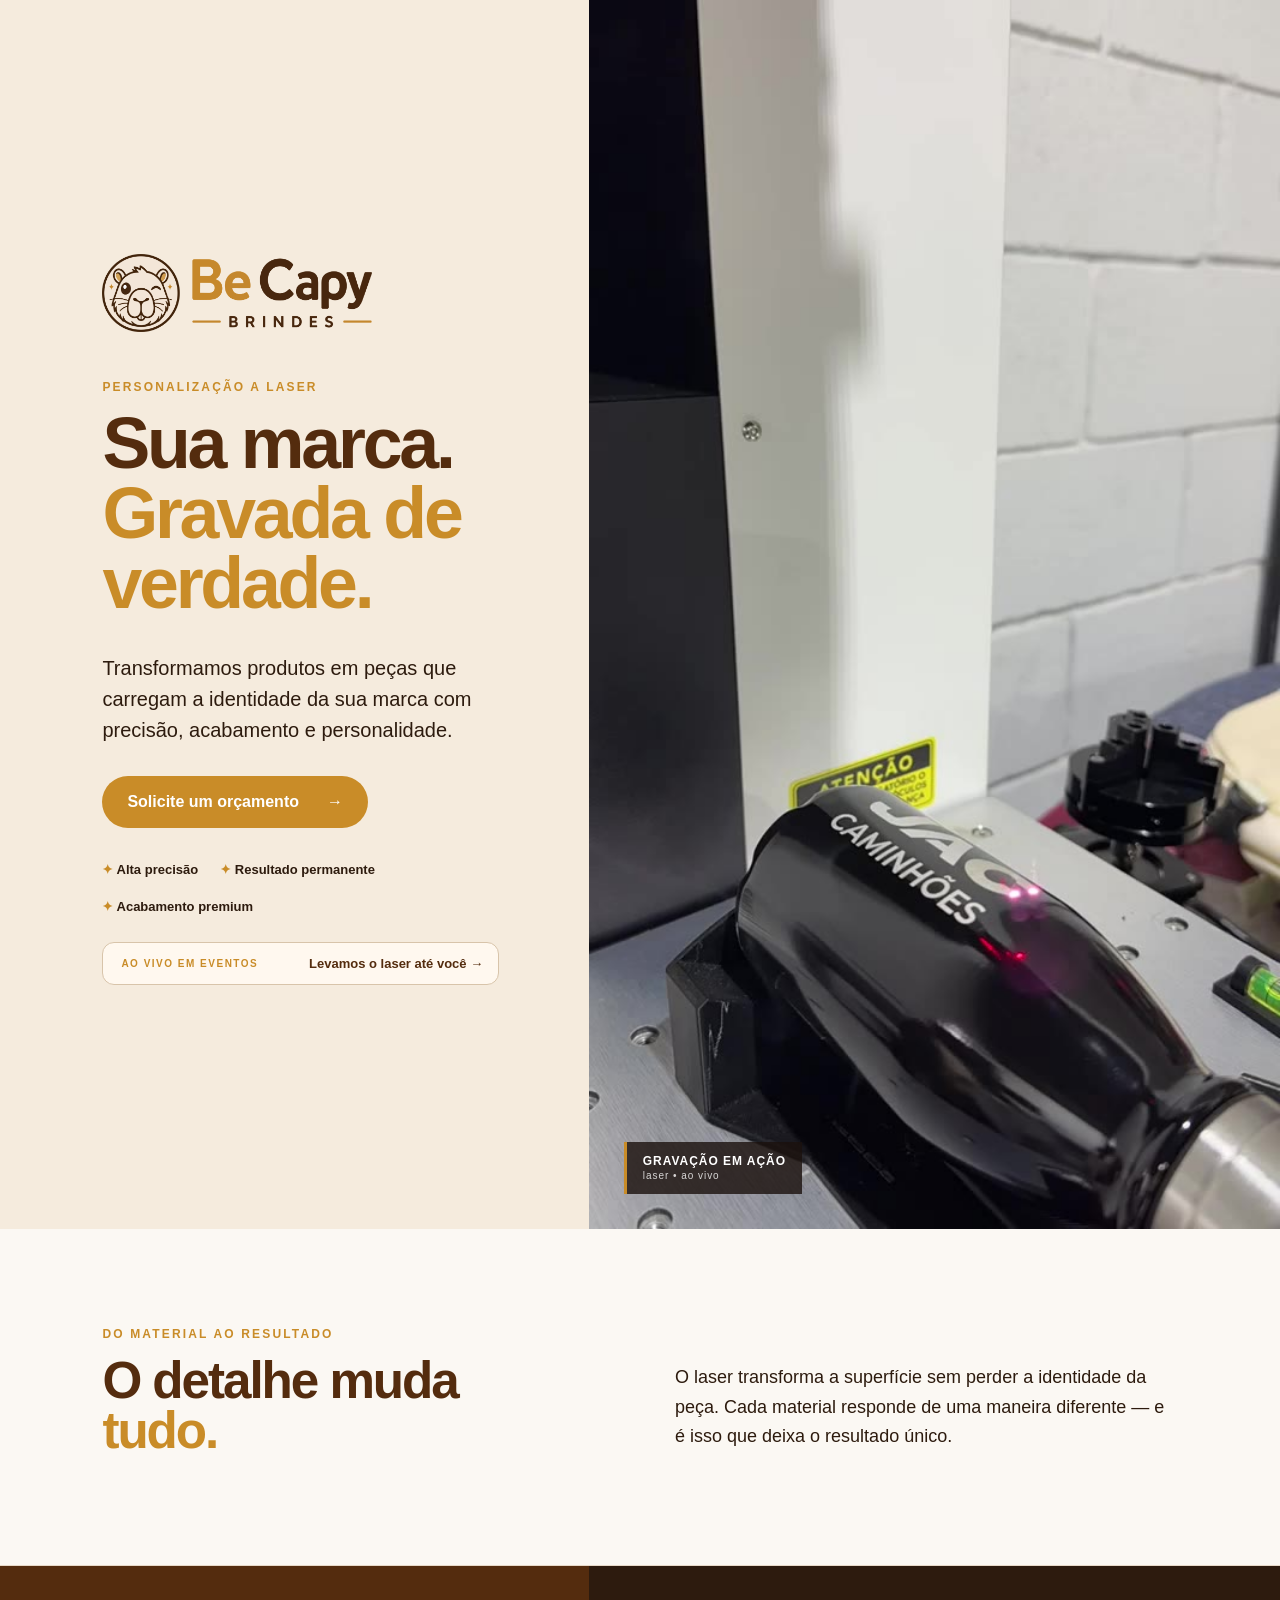
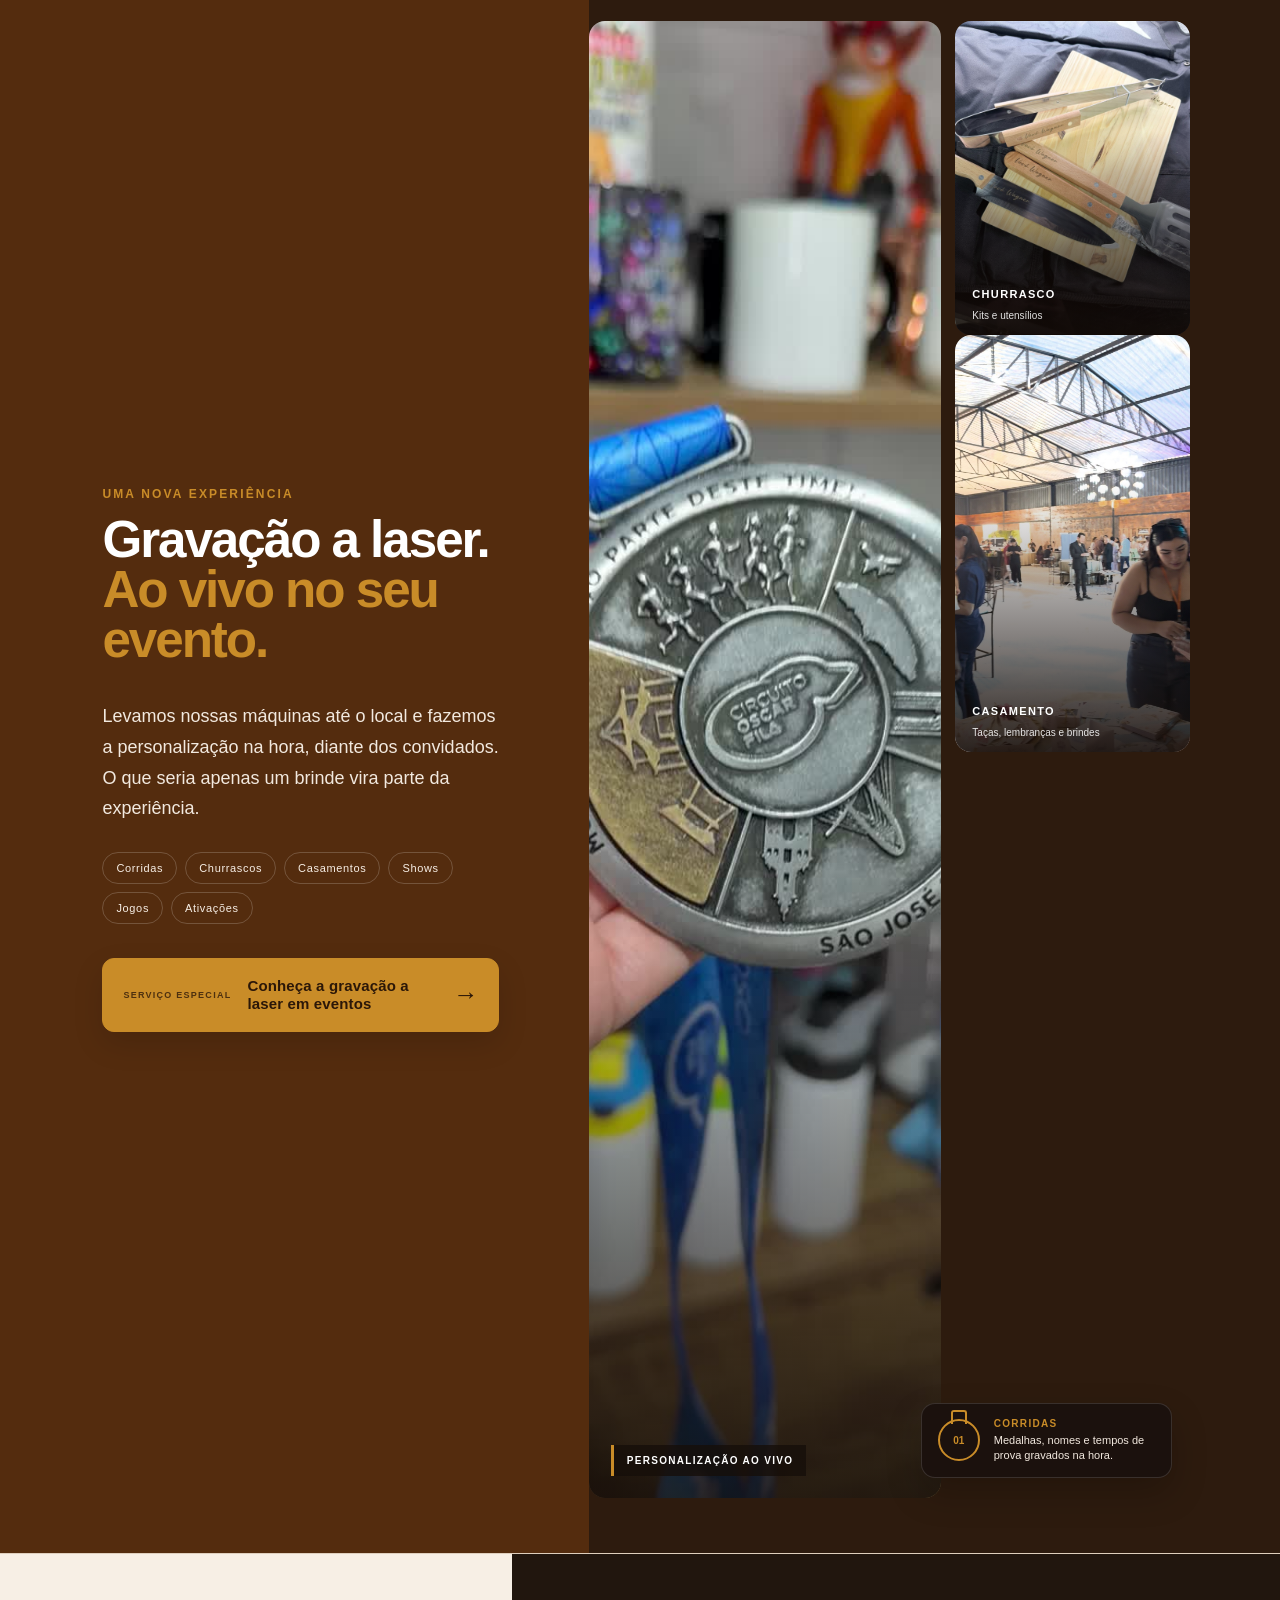
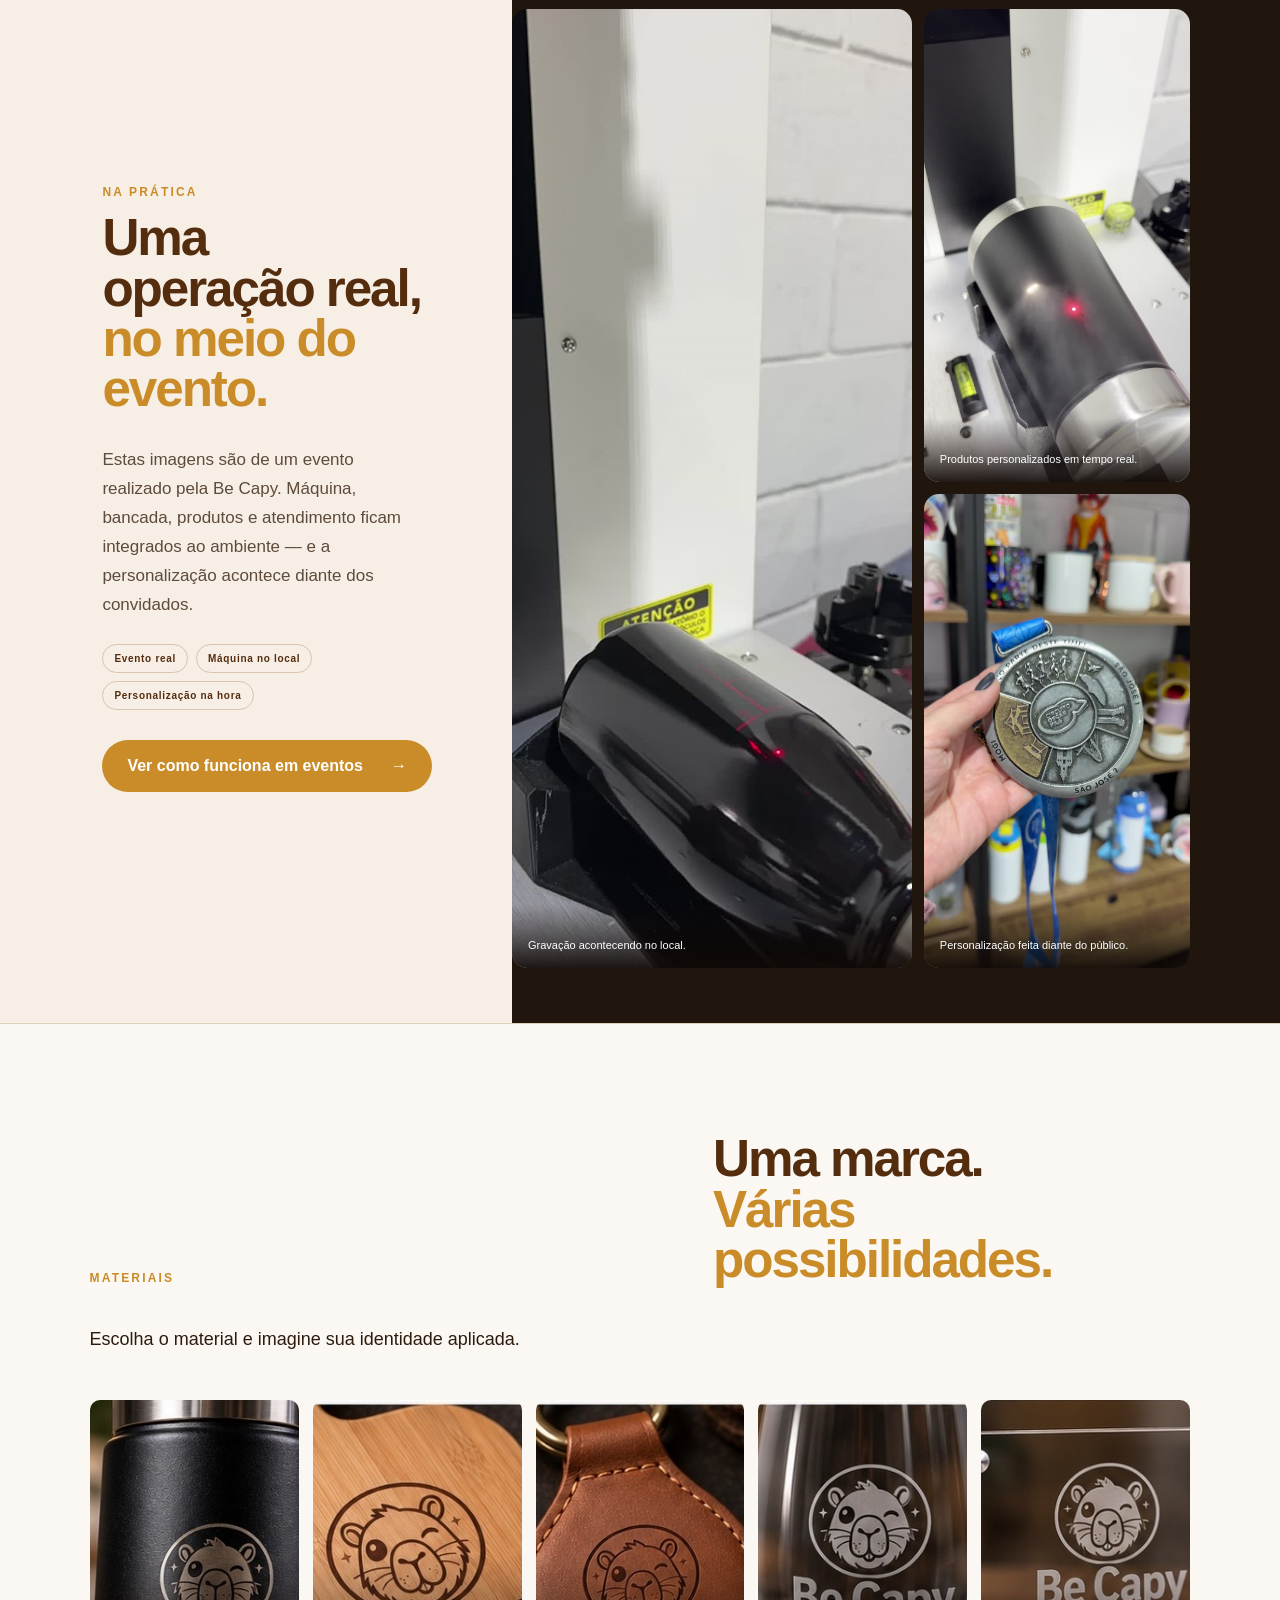
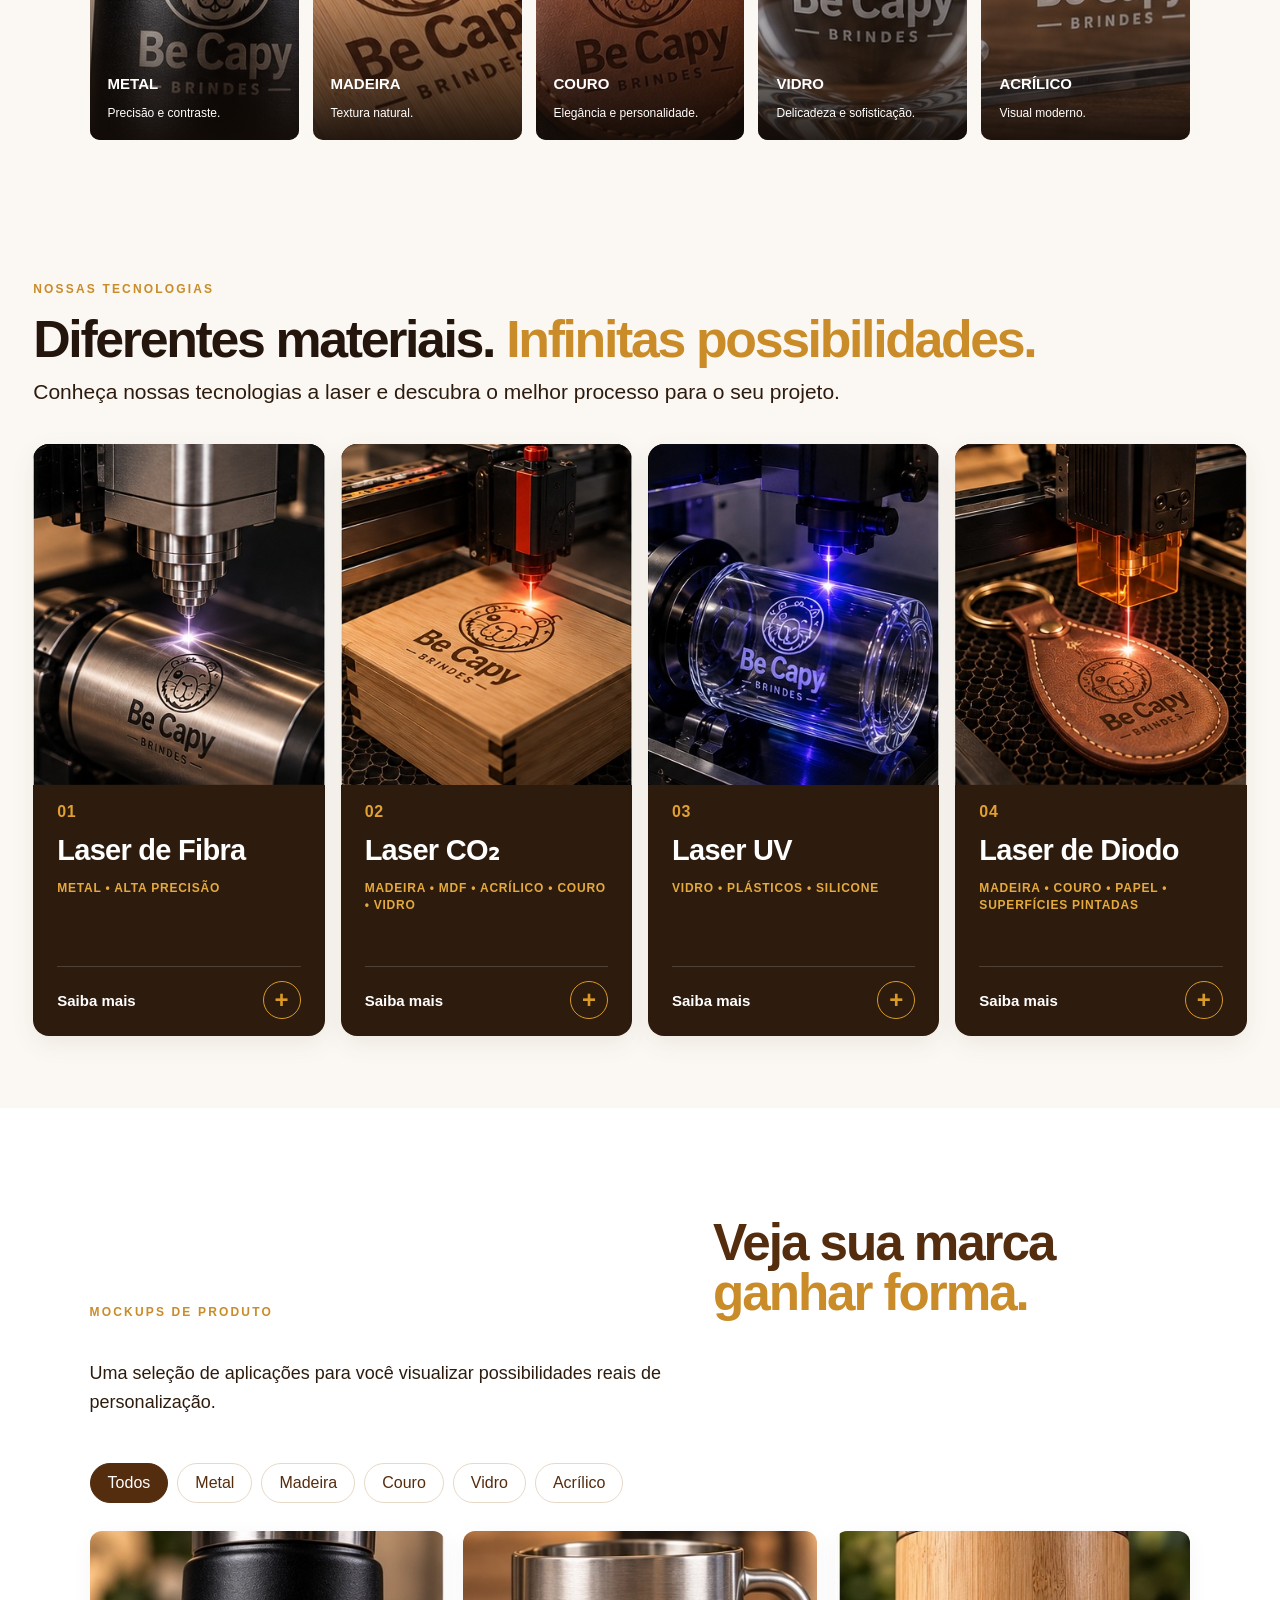
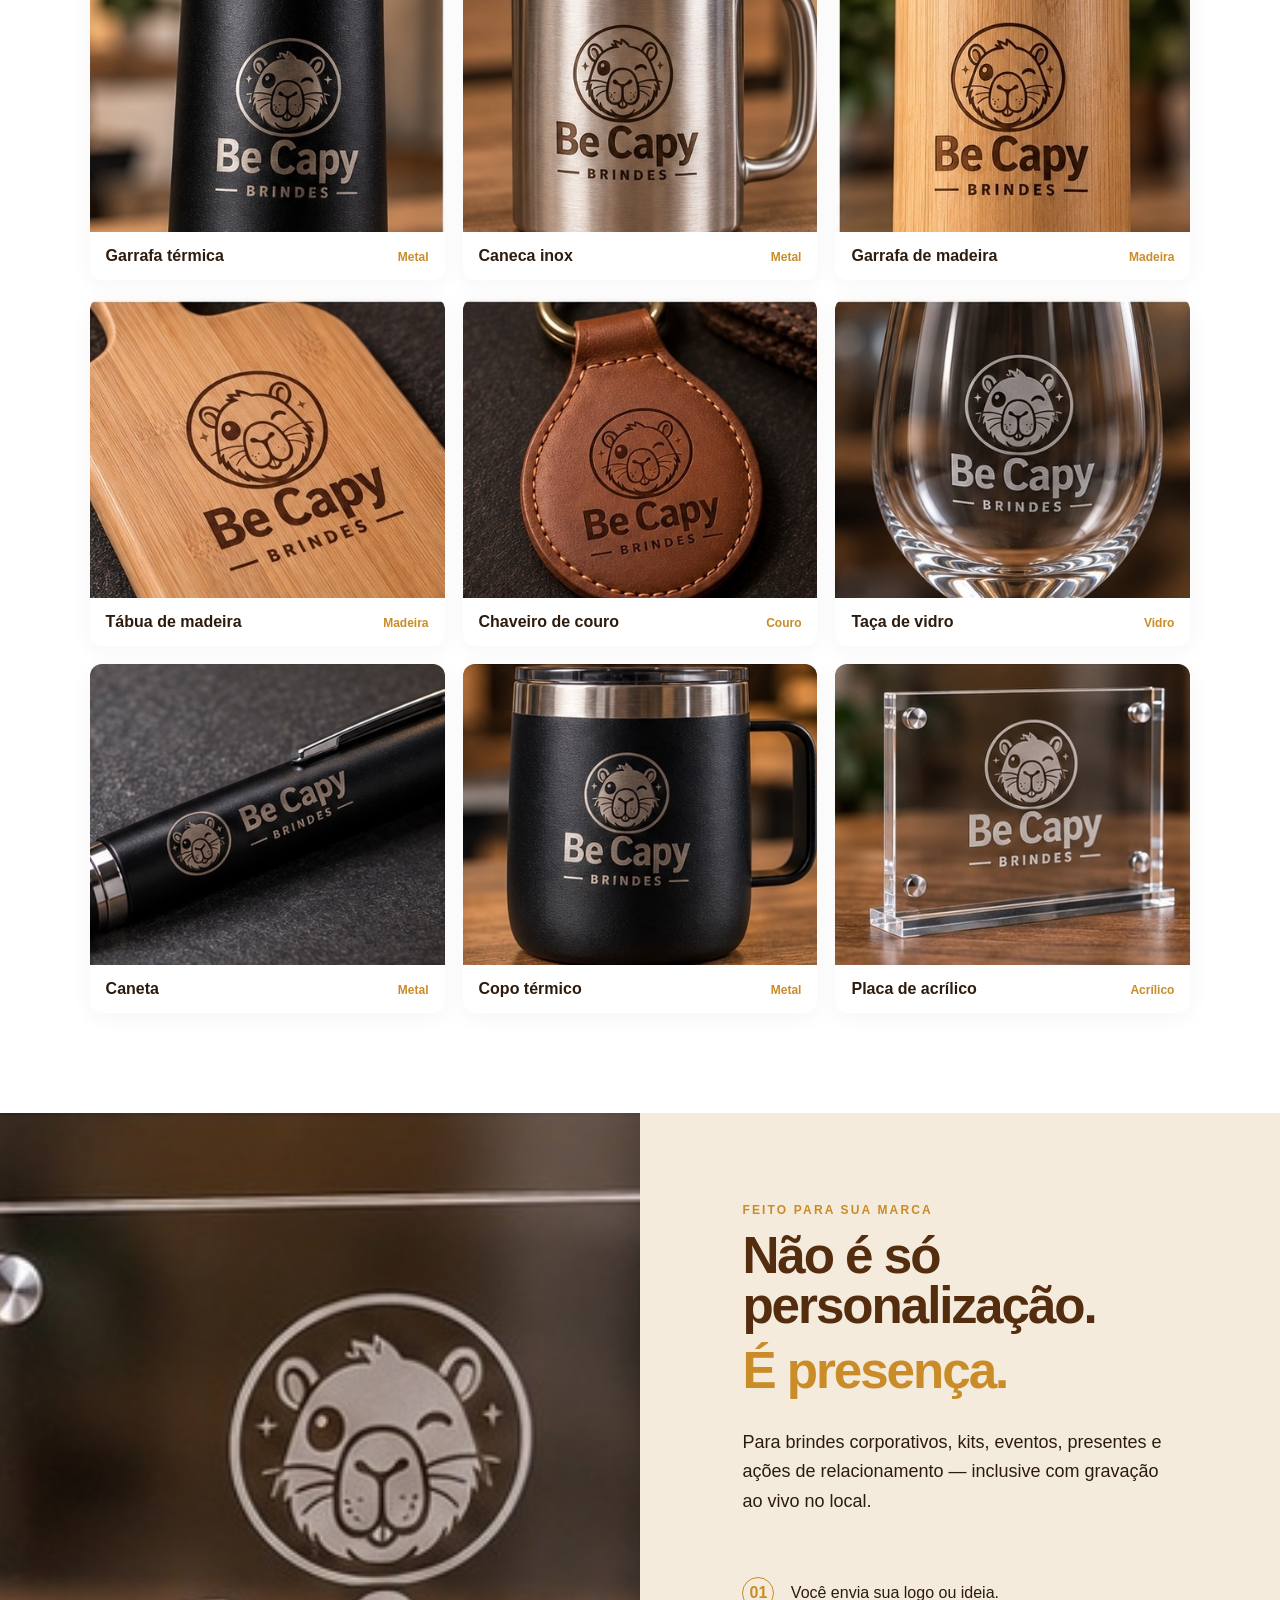
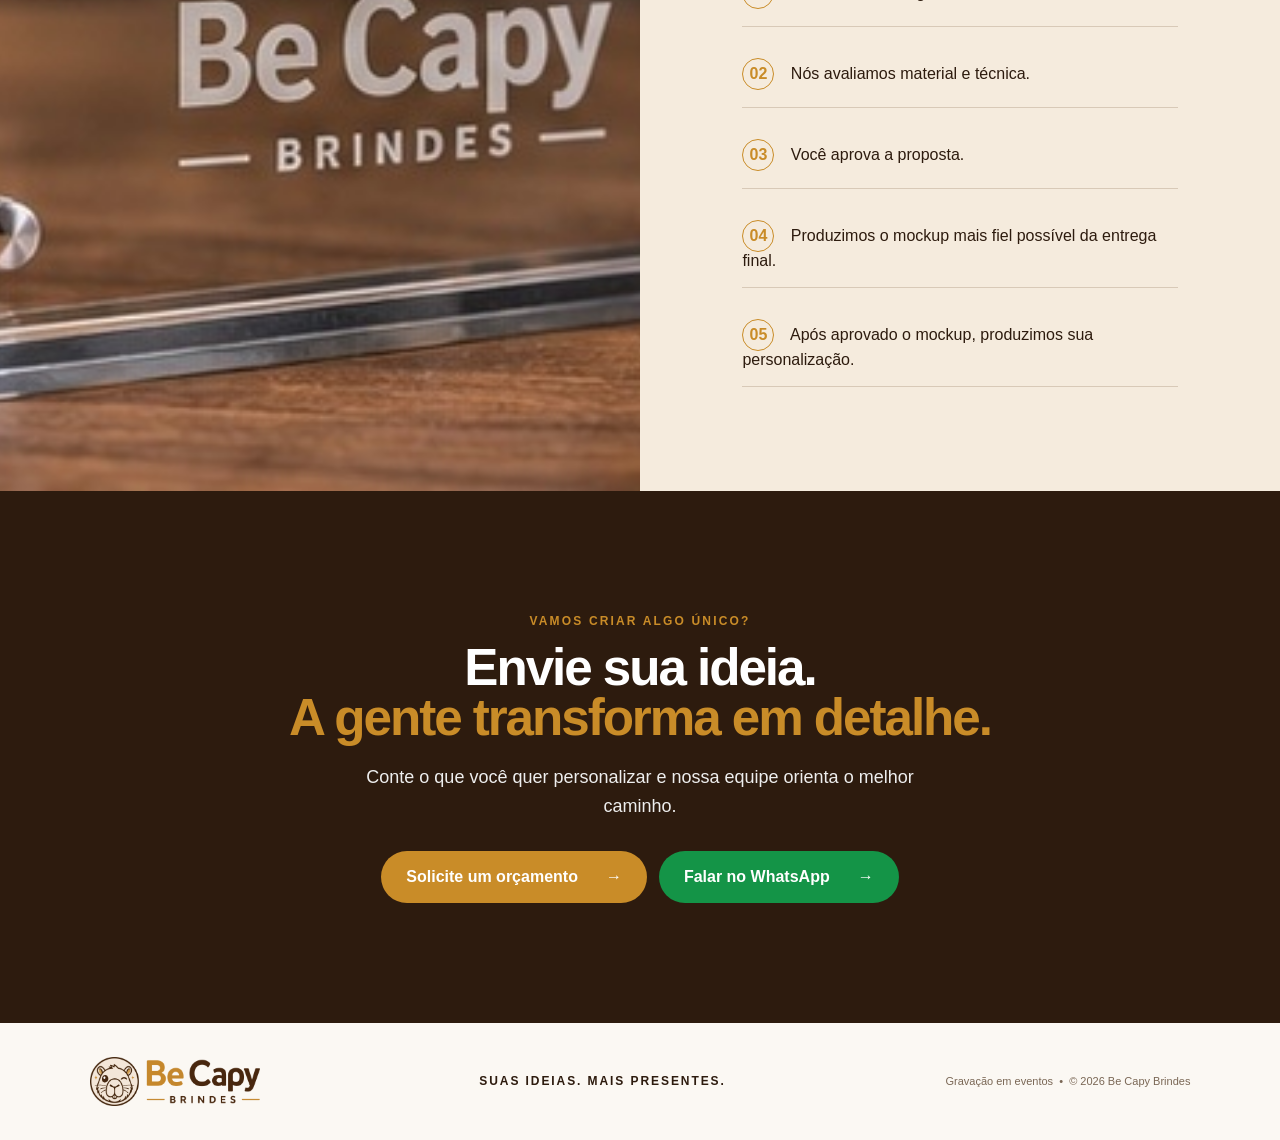
<file: index.html>
<!doctype html>
<html lang="pt-BR">
<head>
  <meta charset="utf-8">
  <meta name="viewport" content="width=device-width, initial-scale=1">
  <title>Gravação a Laser | Be Capy Brindes</title>
  <meta name="description" content="Gravação a laser em metal, madeira, couro, vidro e acrílico para brindes personalizados. Tecnologia de fibra, CO₂, UV e diodo para marcas, presentes e projetos especiais.">
  <meta name="theme-color" content="#542C0E">
  <meta property="og:title" content="Gravação a Laser | Be Capy Brindes">
  <meta property="og:description" content="Gravação a laser em diferentes materiais e tecnologias para brindes e projetos personalizados.">
  <meta property="og:type" content="website">
  <meta name="robots" content="index,follow,max-image-preview:large">
  <link rel="canonical" href="https://laser.becapybrindes.com.br/">
  <meta property="og:url" content="https://laser.becapybrindes.com.br/">
  <meta property="og:image" content="https://laser.becapybrindes.com.br/assets/produtos/garrafa-termica.jpg">
  <meta property="og:locale" content="pt_BR">
  <meta name="twitter:card" content="summary_large_image">
  <meta name="twitter:title" content="Gravação a Laser | Be Capy Brindes">
  <meta name="twitter:description" content="Gravação a laser em diferentes materiais e tecnologias para brindes e projetos personalizados.">
  <meta name="twitter:image" content="https://laser.becapybrindes.com.br/assets/produtos/garrafa-termica.jpg">
  <script type="application/ld+json">
  {
    "@context":"https://schema.org",
    "@type":"Service",
    "name":"Gravação a Laser",
    "serviceType":"Gravação a laser em brindes e produtos personalizados",
    "description":"Serviço de gravação a laser em metal, madeira, couro, vidro, acrílico e outros materiais compatíveis, com diferentes tecnologias de laser.",
    "url":"https://laser.becapybrindes.com.br/",
    "provider":{
      "@type":"Organization",
      "name":"Be Capy Brindes",
      "url":"https://becapybrindes.com.br/",
      "logo":"https://laser.becapybrindes.com.br/assets/logo-becapy.png"
    },
    "areaServed":[{"@type":"City","name":"Mogi das Cruzes"},{"@type":"AdministrativeArea","name":"Alto Tietê"}]
  }
  </script>
  <link rel="icon" href="assets/favicon.png">
  <link rel="stylesheet" href="styles.css">
</head>
<body>
  <div class="progress"></div>

  <main>
    <section class="hero">
      <div class="hero-copy reveal">
        <a href="https://becapybrindes.com.br/" aria-label="Be Capy Brindes — página inicial"><img class="brand-logo" src="assets/logo-becapy.png" alt="Be Capy Brindes"></a>
        <span class="eyebrow">PERSONALIZAÇÃO A LASER</span>
        <h1>Sua marca.<br><em>Gravada de verdade.</em></h1>
        <p class="lead">Transformamos produtos em peças que carregam a identidade da sua marca com precisão, acabamento e personalidade.</p>
        <a class="btn btn-primary" href="https://becapybrindes.com.br/contato" target="_blank" rel="noopener">Solicite um orçamento <span>→</span></a>
        <div class="hero-points">
          <span>✦ Alta precisão</span>
          <span>✦ Resultado permanente</span>
          <span>✦ Acabamento premium</span>
        </div>
        <a class="event-teaser" href="#eventos"><span>AO VIVO EM EVENTOS</span><b>Levamos o laser até você →</b></a>
      </div>
      <div class="hero-image reveal">
        <video class="hero-video" autoplay muted loop playsinline preload="metadata" poster="assets/eventos/outras-possibilidades-poster.jpg" aria-label="Gravação a laser acontecendo em uma peça">
          <source src="assets/eventos/outras-possibilidades.mp4" type="video/mp4">
        </video>
        <div class="image-tag">GRAVAÇÃO EM AÇÃO<br><small>laser • ao vivo</small></div>
      </div>
    </section>

    <section class="intro reveal">
      <div>
        <span class="eyebrow">DO MATERIAL AO RESULTADO</span>
        <h2>O detalhe muda<br><em>tudo.</em></h2>
      </div>
      <p>O laser transforma a superfície sem perder a identidade da peça. Cada material responde de uma maneira diferente — e é isso que deixa o resultado único.</p>
    </section>

    <section class="events" id="eventos">
      <div class="events-copy reveal">
        <span class="eyebrow">UMA NOVA EXPERIÊNCIA</span>
        <h2>Gravação a laser.<br><em>Ao vivo no seu evento.</em></h2>
        <p>Levamos nossas máquinas até o local e fazemos a personalização na hora, diante dos convidados. O que seria apenas um brinde vira parte da experiência.</p>
        <div class="event-pills">
          <span>Corridas</span><span>Churrascos</span><span>Casamentos</span><span>Shows</span><span>Jogos</span><span>Ativações</span>
        </div>
        <a class="event-cta" href="/eventos/"><span class="event-cta-kicker">SERVIÇO ESPECIAL</span><strong>Conheça a gravação a laser em eventos</strong><span class="event-cta-arrow">→</span></a>
      </div>
      <div class="events-showcase reveal">
        <div class="event-photo event-photo-main">
          <video autoplay muted loop playsinline preload="metadata" poster="assets/eventos/corrida-medalha-poster.jpg" aria-label="Gravação de medalha de corrida">
            <source src="assets/eventos/corrida-medalha-ao-vivo.mp4" type="video/mp4">
          </video>
          <span>PERSONALIZAÇÃO AO VIVO</span>
        </div>
        <div class="event-mini-grid">
          <div class="event-mini">
            <video autoplay muted loop playsinline preload="metadata" poster="assets/eventos/churrasco-kit.jpg" aria-label="Gravação a laser em produto para churrasco">
              <source src="assets/eventos/outras-possibilidades.mp4" type="video/mp4">
            </video>
            <b>CHURRASCO</b><small>Kits e utensílios</small>
          </div>
          <div class="event-mini">
            <video autoplay muted loop playsinline preload="metadata" poster="assets/eventos/wedding-event.jpg" aria-label="Gravação a laser em casamento">
              <source src="assets/eventos/casamento-ao-vivo.mp4" type="video/mp4">
            </video>
            <b>CASAMENTO</b><small>Taças, lembranças e brindes</small>
          </div>
        </div>
        <div class="event-runner">
          <div class="medal-icon"><span>01</span></div>
          <div><b>CORRIDAS</b><small>Medalhas, nomes e tempos de prova gravados na hora.</small></div>
        </div>
      </div>
    </section>

    <section class="real-event reveal">
      <div class="real-event-copy">
        <span class="eyebrow">NA PRÁTICA</span>
        <h2>Uma operação real,<br><em>no meio do evento.</em></h2>
        <p>Estas imagens são de um evento realizado pela Be Capy. Máquina, bancada, produtos e atendimento ficam integrados ao ambiente — e a personalização acontece diante dos convidados.</p>
        <div class="real-event-tags"><span>Evento real</span><span>Máquina no local</span><span>Personalização na hora</span></div>
        <a class="btn btn-primary" href="/eventos/">Ver como funciona em eventos <span>→</span></a>
      </div>
      <div class="real-event-gallery">
        <figure><video autoplay muted loop playsinline preload="metadata" poster="assets/eventos/corporativo-gravacao-poster.jpg" aria-label="Laser trabalhando em produto"><source src="assets/eventos/corporativo-gravacao.mp4" type="video/mp4"></video><figcaption>Gravação acontecendo no local.</figcaption></figure>
        <figure><video autoplay muted loop playsinline preload="metadata" poster="assets/eventos/corporativo-ativacao-poster.jpg" aria-label="Ativação com gravação a laser"><source src="assets/eventos/corporativo-ativacao.mp4" type="video/mp4"></video><figcaption>Produtos personalizados em tempo real.</figcaption></figure>
        <figure><video autoplay muted loop playsinline preload="metadata" poster="assets/eventos/corrida-medalha-poster.jpg" aria-label="Gravação de medalha de corrida"><source src="assets/eventos/corrida-medalha.mp4" type="video/mp4"></video><figcaption>Personalização feita diante do público.</figcaption></figure>
      </div>
    </section>

    <section class="materials">
      <div class="section-head reveal">
        <span class="eyebrow">MATERIAIS</span>
        <h2>Uma marca.<br><em>Várias possibilidades.</em></h2>
        <p>Escolha o material e imagine sua identidade aplicada.</p>
      </div>
      <div class="material-grid">
        <button class="material-card reveal" data-filter="Metal">
          <img src="assets/produtos/garrafa-termica.jpg" alt="Gravação a laser em metal">
          <span>METAL</span><small>Precisão e contraste.</small>
        </button>
        <button class="material-card reveal" data-filter="Madeira">
          <img src="assets/produtos/tabua-madeira.jpg" alt="Gravação a laser em madeira">
          <span>MADEIRA</span><small>Textura natural.</small>
        </button>
        <button class="material-card reveal" data-filter="Couro">
          <img src="assets/produtos/chaveiro-couro.jpg" alt="Gravação a laser em couro">
          <span>COURO</span><small>Elegância e personalidade.</small>
        </button>
        <button class="material-card reveal" data-filter="Vidro">
          <img src="assets/produtos/taca-vidro.jpg" alt="Gravação a laser em vidro">
          <span>VIDRO</span><small>Delicadeza e sofisticação.</small>
        </button>
        <button class="material-card reveal" data-filter="Acrílico">
          <img src="assets/produtos/placa-acrilico.jpg" alt="Gravação a laser em acrílico">
          <span>ACRÍLICO</span><small>Visual moderno.</small>
        </button>
      </div>
    </section>

    <section class="technologies">
      <div class="tech-head reveal">
        <span class="eyebrow">NOSSAS TECNOLOGIAS</span>
        <h2>Diferentes materiais. <em>Infinitas possibilidades.</em></h2>
        <p>Conheça nossas tecnologias a laser e descubra o melhor processo para o seu projeto.</p>
      </div>
      <div class="tech-grid">
        <article class="tech-card reveal">
          <div class="tech-photo"><img src="assets/tecnologias/preview-1.jpg" alt="Laser de fibra gravando uma garrafa de aço inox"><span class="tech-photo-glow"></span></div>
          <div class="tech-content">
            <div class="tech-number">01</div>
            <h3>Laser de Fibra</h3>
            <span class="tech-tags">METAL • ALTA PRECISÃO</span>
            <p>Alta precisão e velocidade para metais como aço inox, alumínio e latão, além de materiais compatíveis. É uma tecnologia muito utilizada em aplicações industriais e produtos personalizados.</p>
            <button class="tech-more" type="button" aria-expanded="false">Saiba mais <b>+</b></button>
          </div>
        </article>
        <article class="tech-card reveal">
          <div class="tech-photo"><img src="assets/tecnologias/preview-2.jpg" alt="Laser CO₂ gravando uma caixa de madeira"><span class="tech-photo-glow"></span></div>
          <div class="tech-content">
            <div class="tech-number">02</div>
            <h3>Laser CO₂</h3>
            <span class="tech-tags">MADEIRA • MDF • ACRÍLICO • COURO • VIDRO</span>
            <p>Excelente para materiais não metálicos e orgânicos, como madeira, MDF, acrílico, couro, papel, vidro e tecidos. Uma escolha versátil para diferentes tipos de brindes.</p>
            <button class="tech-more" type="button" aria-expanded="false">Saiba mais <b>+</b></button>
          </div>
        </article>
        <article class="tech-card reveal">
          <div class="tech-photo"><img src="assets/tecnologias/preview-3.jpg" alt="Laser UV gravando um copo de vidro"><span class="tech-photo-glow"></span></div>
          <div class="tech-content">
            <div class="tech-number">03</div>
            <h3>Laser UV</h3>
            <span class="tech-tags">VIDRO • PLÁSTICOS • SILICONE</span>
            <p>Trabalha com baixa geração de calor e ação fotoquímica, sendo indicado para materiais mais sensíveis, como determinados plásticos, vidro, silicone e superfícies que exigem acabamento delicado.</p>
            <button class="tech-more" type="button" aria-expanded="false">Saiba mais <b>+</b></button>
          </div>
        </article>
        <article class="tech-card reveal">
          <div class="tech-photo"><img src="assets/tecnologias/preview-4.jpg" alt="Laser de diodo gravando um chaveiro de couro"><span class="tech-photo-glow"></span></div>
          <div class="tech-content">
            <div class="tech-number">04</div>
            <h3>Laser de Diodo</h3>
            <span class="tech-tags">MADEIRA • COURO • PAPEL • SUPERFÍCIES PINTADAS</span>
            <p>Uma tecnologia compacta e versátil para gravação e corte em materiais como madeiras finas, couro, papel e superfícies pintadas ou anodizadas compatíveis.</p>
            <button class="tech-more" type="button" aria-expanded="false">Saiba mais <b>+</b></button>
          </div>
        </article>
      </div>
    </section>

    <section class="products" id="produtos">
      <div class="section-head reveal">
        <span class="eyebrow">MOCKUPS DE PRODUTO</span>
        <h2>Veja sua marca<br><em>ganhar forma.</em></h2>
        <p>Uma seleção de aplicações para você visualizar possibilidades reais de personalização.</p>
      </div>
      <div class="filter-row reveal">
        <button class="filter active" data-filter="Todos">Todos</button>
        <button class="filter" data-filter="Metal">Metal</button>
        <button class="filter" data-filter="Madeira">Madeira</button>
        <button class="filter" data-filter="Couro">Couro</button>
        <button class="filter" data-filter="Vidro">Vidro</button>
        <button class="filter" data-filter="Acrílico">Acrílico</button>
      </div>
      <div class="product-grid" id="productGrid"></div>
    </section>

    <section class="experience reveal">
      <div class="experience-photo">
        <img src="assets/produtos/placa-acrilico.jpg" alt="Exemplo de gravação a laser">
      </div>
      <div class="experience-copy">
        <span class="eyebrow">FEITO PARA SUA MARCA</span>
        <h2>Não é só personalização.<br><em>É presença.</em></h2>
        <p>Para brindes corporativos, kits, eventos, presentes e ações de relacionamento — inclusive com gravação ao vivo no local.</p>
        <ul>
          <li><b>01</b> Você envia sua logo ou ideia.</li>
          <li><b>02</b> Nós avaliamos material e técnica.</li>
          <li><b>03</b> Você aprova a proposta.</li>
          <li><b>04</b> Produzimos o mockup mais fiel possível da entrega final.</li>
          <li><b>05</b> Após aprovado o mockup, produzimos sua personalização.</li>
        </ul>
      </div>
    </section>

    <section class="cta" id="orcamento">
      <div class="cta-inner reveal">
        <span class="eyebrow">VAMOS CRIAR ALGO ÚNICO?</span>
        <h2>Envie sua ideia.<br><em>A gente transforma em detalhe.</em></h2>
        <p>Conte o que você quer personalizar e nossa equipe orienta o melhor caminho.</p>
        <div class="cta-actions">
          <a class="btn btn-primary" href="https://becapybrindes.com.br/contato" target="_blank" rel="noopener">Solicite um orçamento <span>→</span></a>
          <a class="btn btn-whatsapp" href="https://wa.me/5511921459297?text=Ol%C3%A1%20Be%20Capy!%20Quero%20fazer%20um%20or%C3%A7amento%20de%20grava%C3%A7%C3%A3o%20a%20laser." target="_blank" rel="noopener">Falar no WhatsApp <span>→</span></a>
        </div>
      </div>
    </section>
  </main>

  <footer>
    <a href="https://becapybrindes.com.br/" aria-label="Be Capy Brindes — página inicial"><img src="assets/logo-becapy.png" alt="Be Capy Brindes"></a>
    <span>SUAS IDEIAS. MAIS PRESENTES.</span>
    <small><a href="/eventos/">Gravação em eventos</a> &nbsp;•&nbsp; © 2026 Be Capy Brindes</small>
  </footer>

  <script>
    const products = [
      ["garrafa-termica.jpg","Garrafa térmica","Metal"],
      ["caneca-inox.jpg","Caneca inox","Metal"],
      ["garrafa-madeira.jpg","Garrafa de madeira","Madeira"],
      ["tabua-madeira.jpg","Tábua de madeira","Madeira"],
      ["chaveiro-couro.jpg","Chaveiro de couro","Couro"],
      ["taca-vidro.jpg","Taça de vidro","Vidro"],
      ["caneta.jpg","Caneta","Metal"],
      ["copo-termico.jpg","Copo térmico","Metal"],
      ["placa-acrilico.jpg","Placa de acrílico","Acrílico"]
    ];
    const grid = document.getElementById('productGrid');
    const filters = [...document.querySelectorAll('.filter')];

    function render(filter='Todos') {
      grid.innerHTML = products.filter(p => filter === 'Todos' || p[2] === filter).map((p,i) => `
        <div class="product-card reveal">
          <img src="assets/produtos/${p[0]}" alt="${p[1]} com gravação a laser">
          <div><b>${p[1]}</b><span>${p[2]}</span></div>
        </div>`).join('');
      observe();
    }
    filters.forEach(btn => btn.addEventListener('click', () => {
      filters.forEach(x => x.classList.remove('active'));
      btn.classList.add('active');
      render(btn.dataset.filter);
    }));

    document.querySelectorAll('.tech-more').forEach(btn => {
      btn.addEventListener('click', () => {
        const card = btn.closest('.tech-card');
        card.classList.toggle('open');
        btn.querySelector('b').textContent = card.classList.contains('open') ? '−' : '+';
      });
    });

    function observe() {
      const els = document.querySelectorAll('.reveal:not(.seen)');
      const io = new IntersectionObserver(entries => entries.forEach(e => {
        if(e.isIntersecting){ e.target.classList.add('seen'); io.unobserve(e.target); }
      }), {threshold:.12});
      els.forEach(el => io.observe(el));
    }
    render();
    observe();
  window.addEventListener('scroll',()=>{const h=document.documentElement.scrollHeight-innerHeight;document.querySelector('.progress').style.width=(h>0?(scrollY/h)*100:0)+'%'});
  </script>
</body>
</html>
</file>
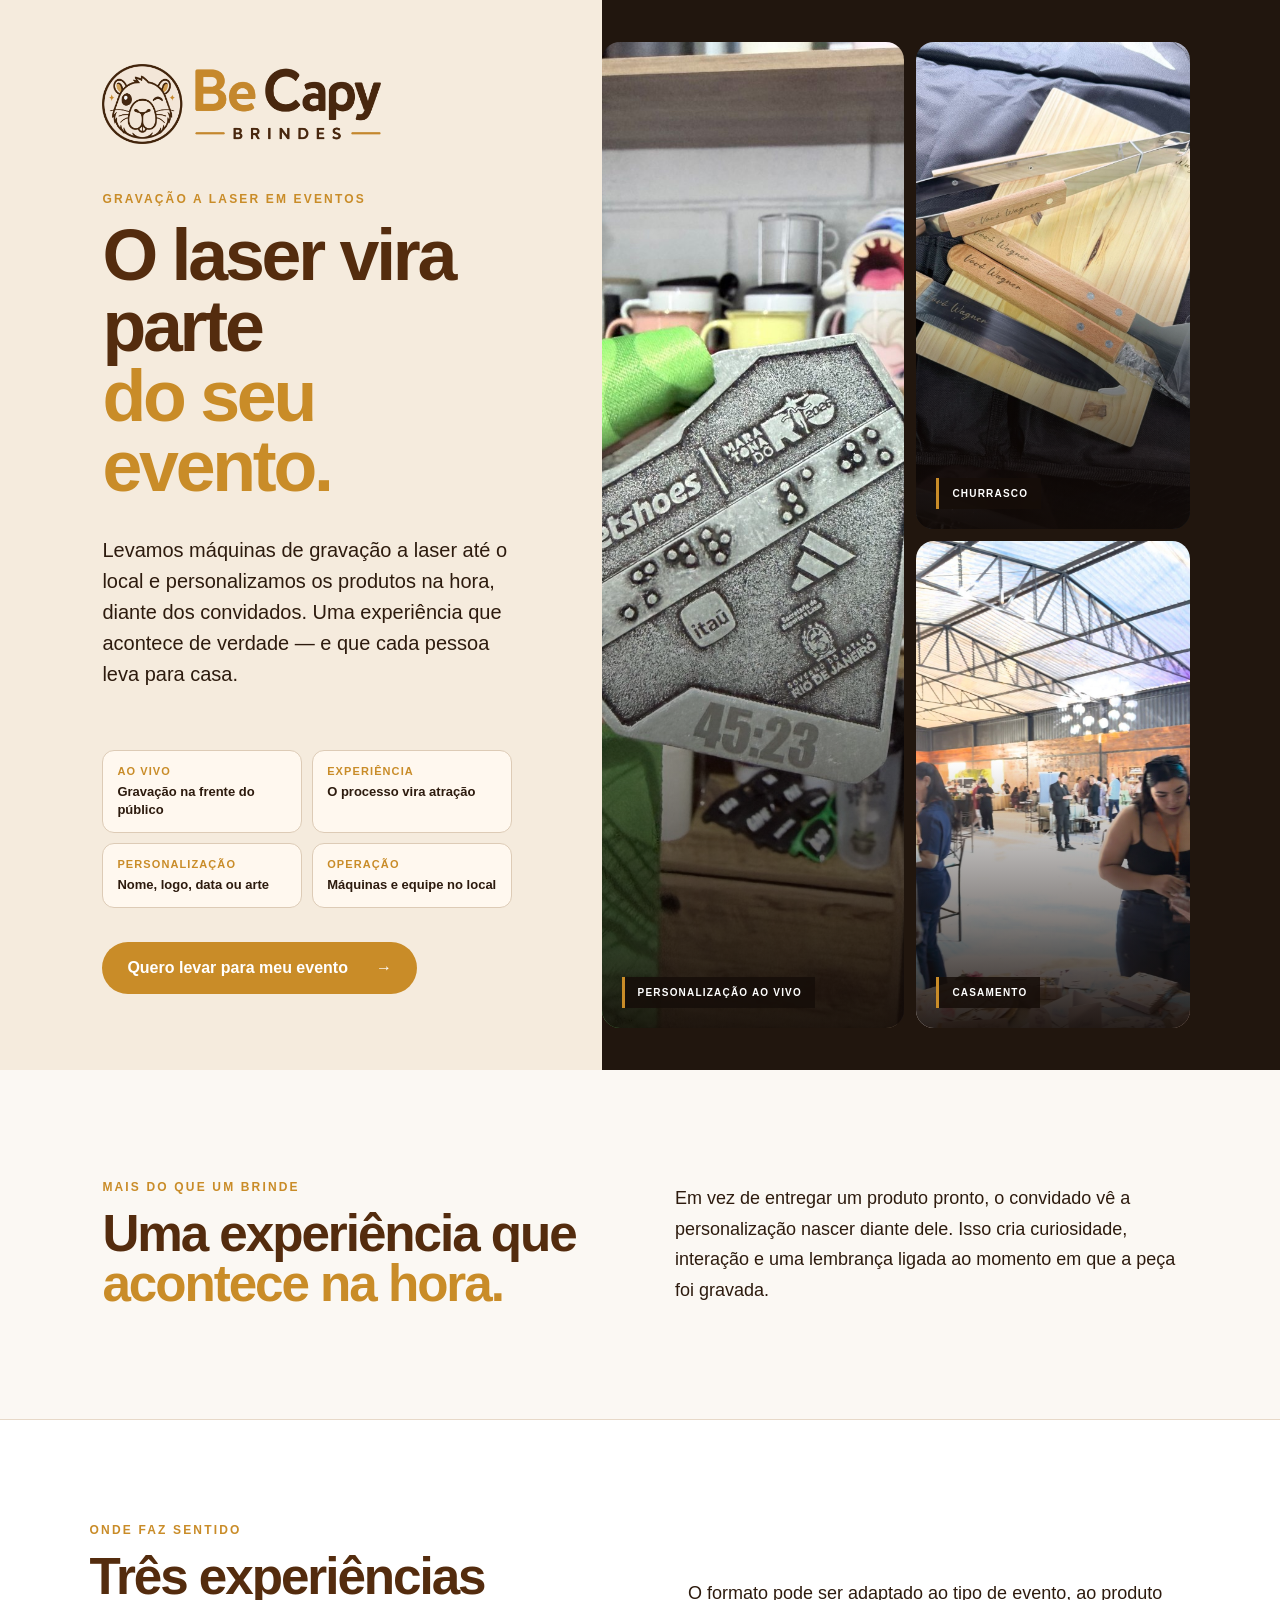
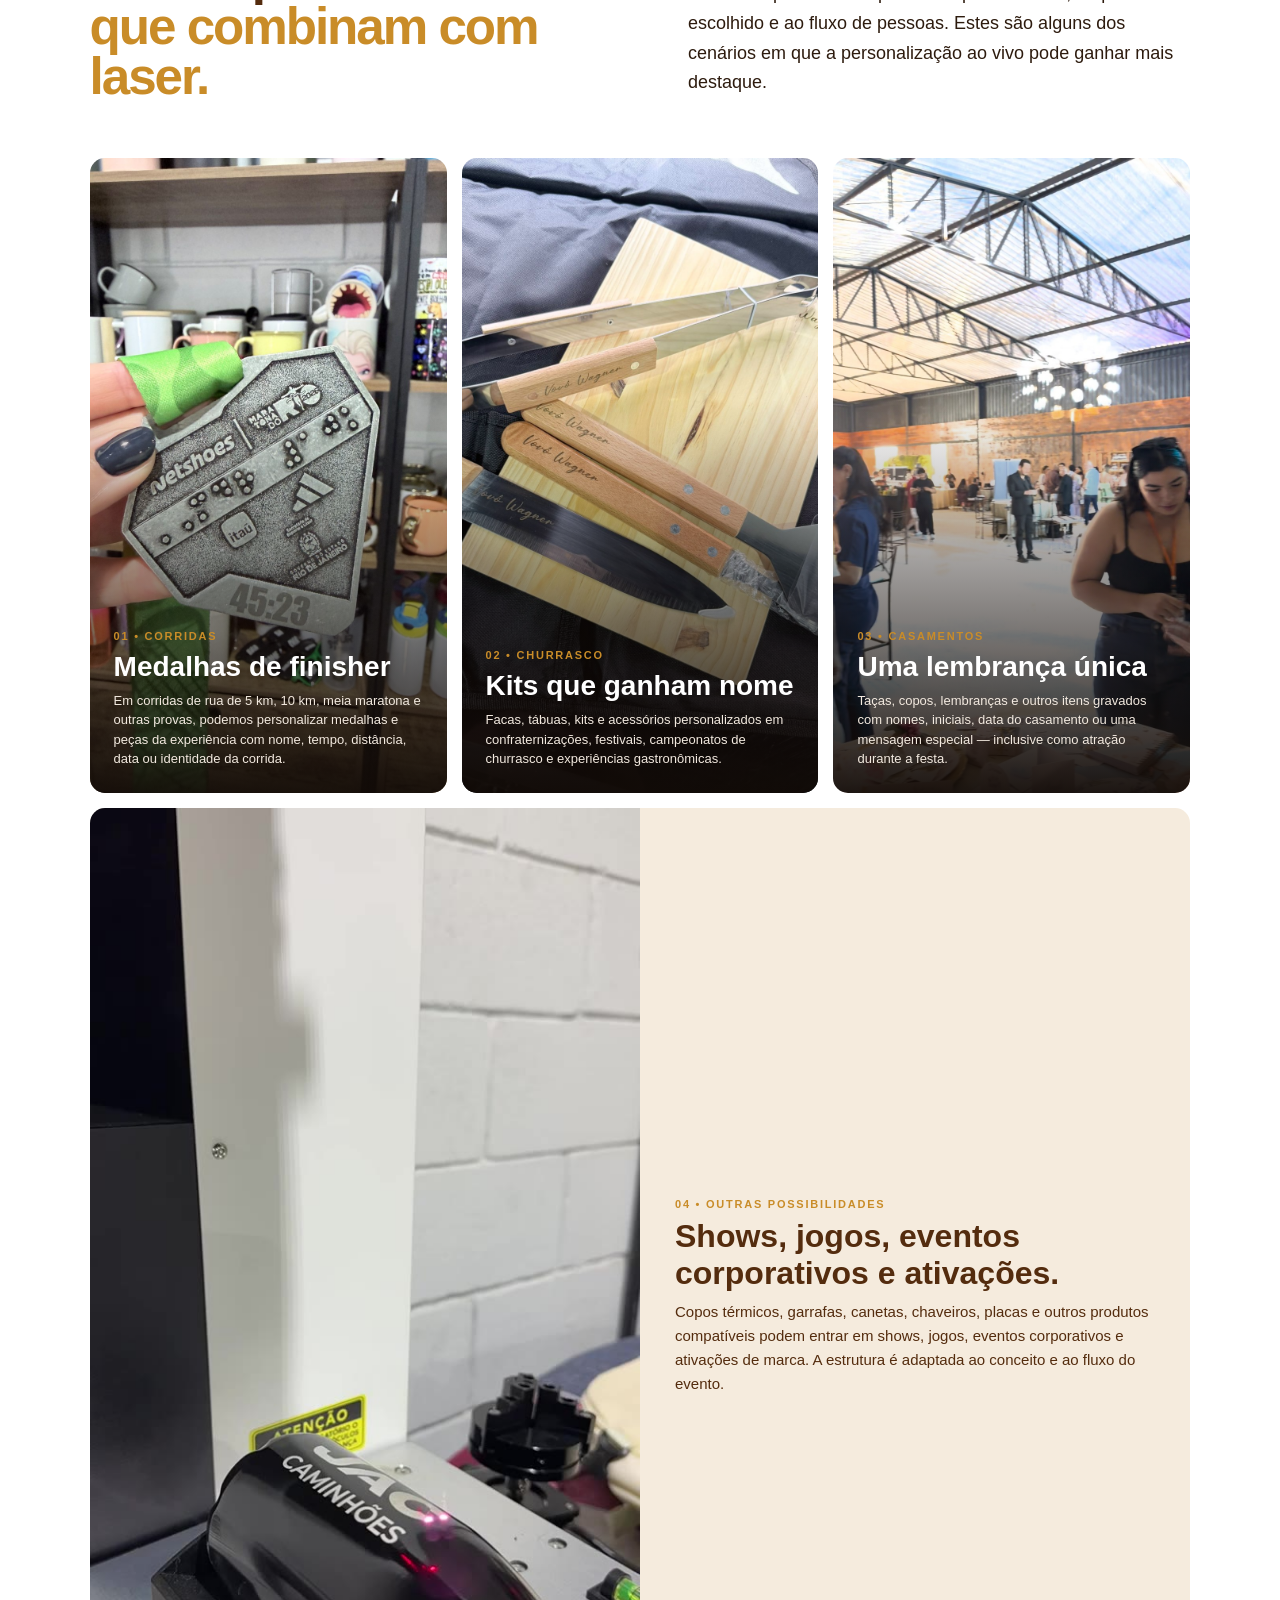
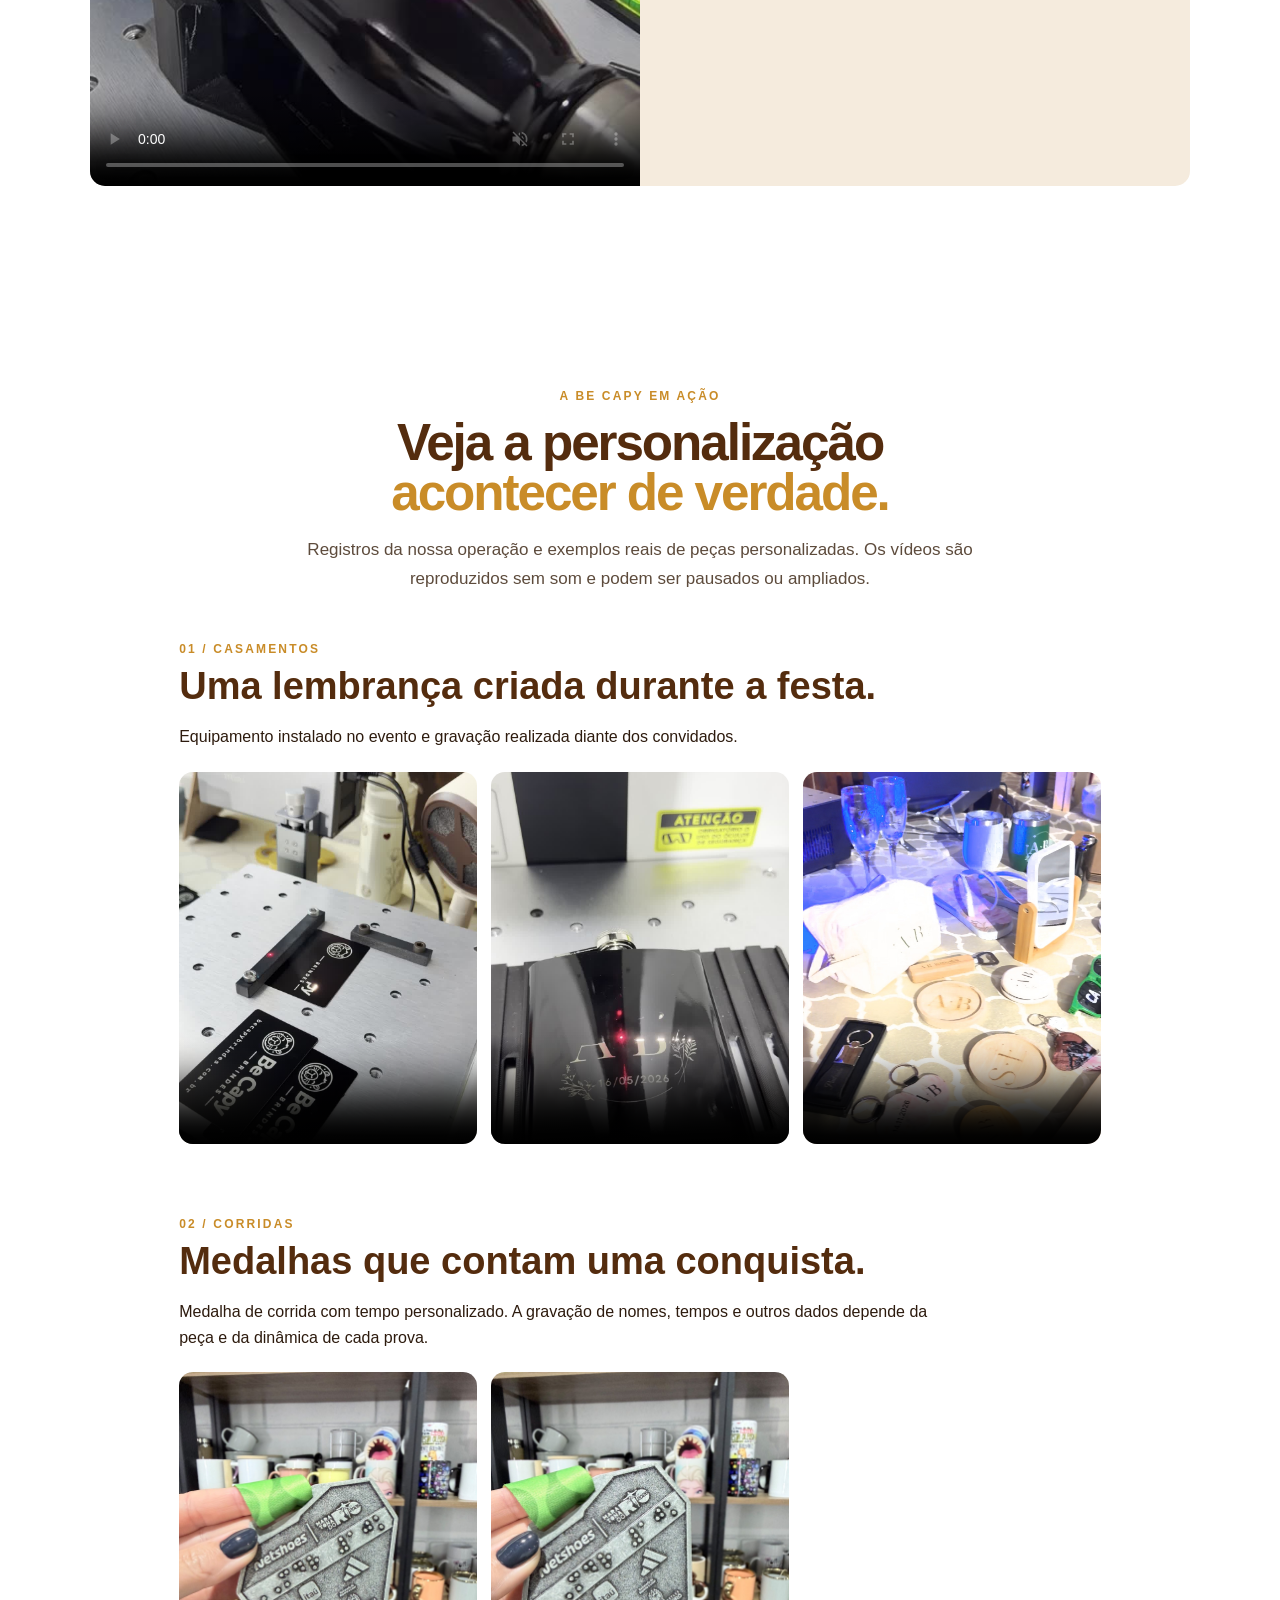
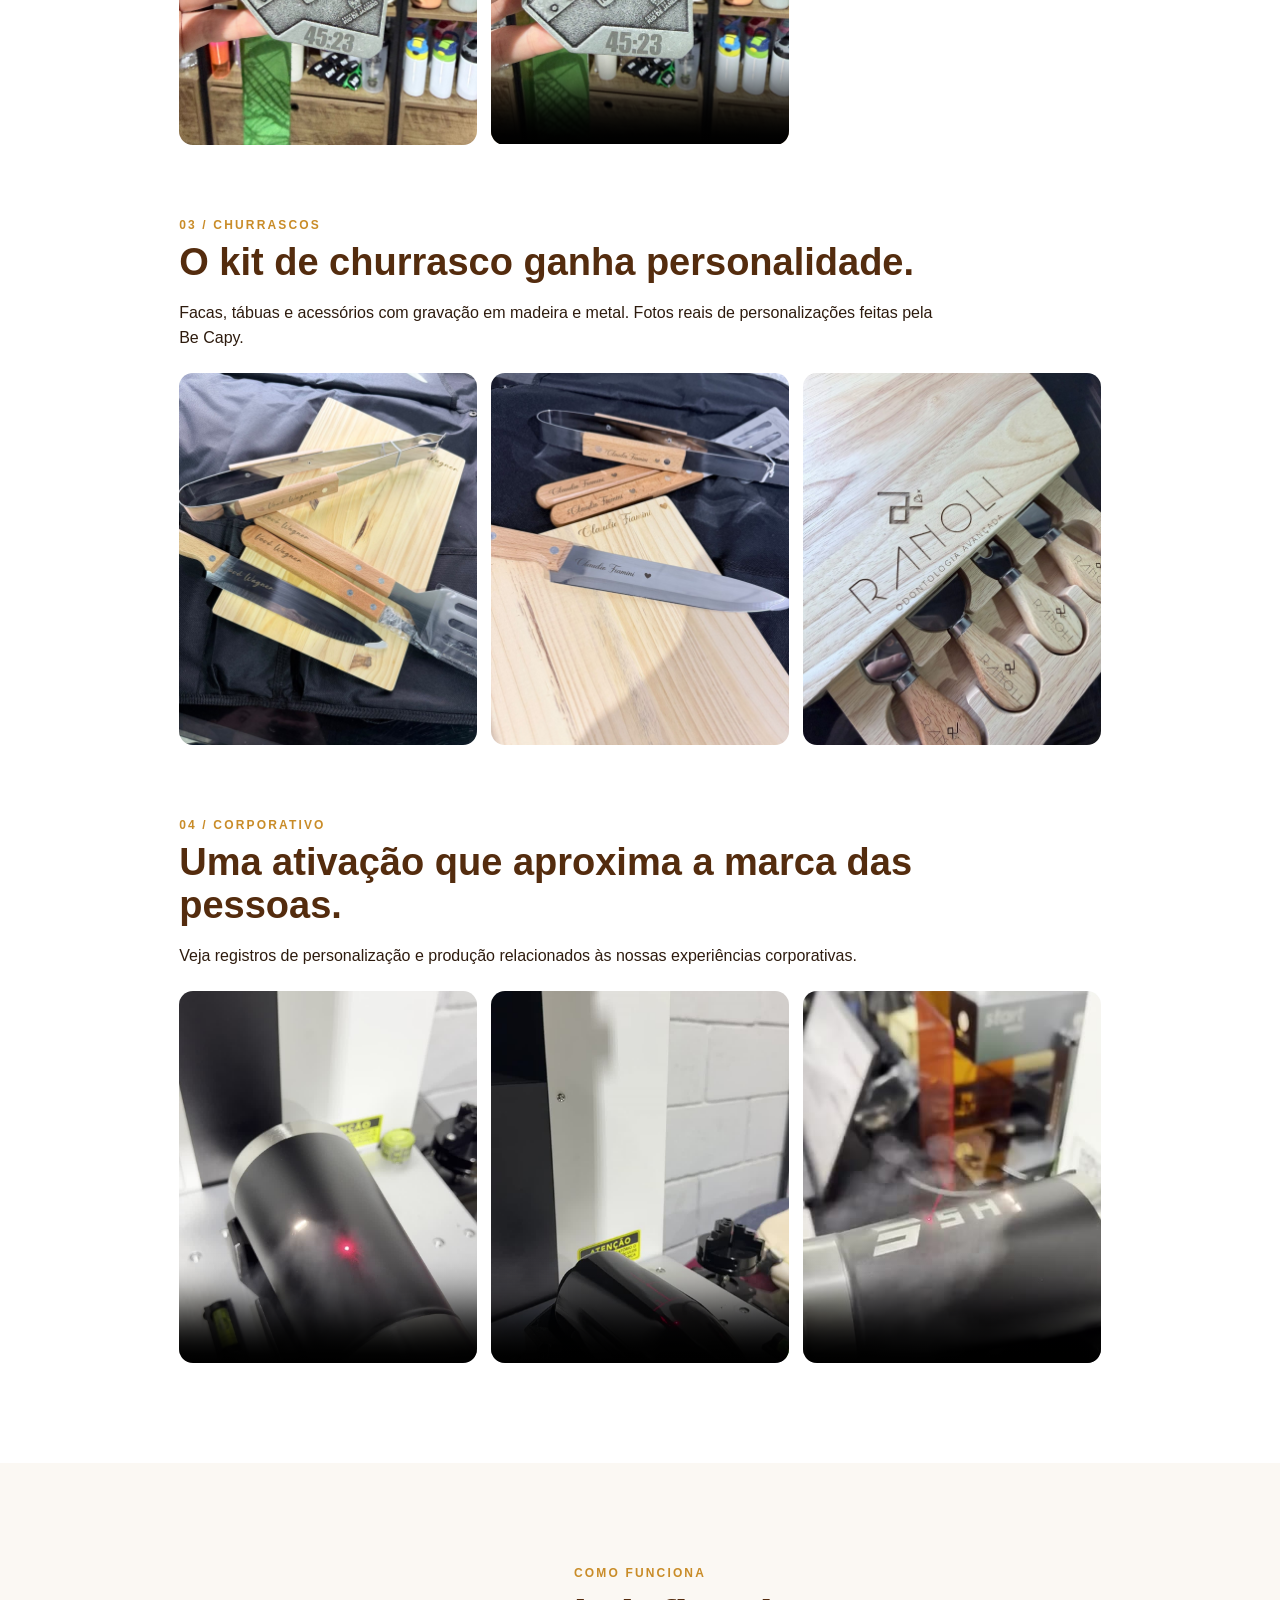
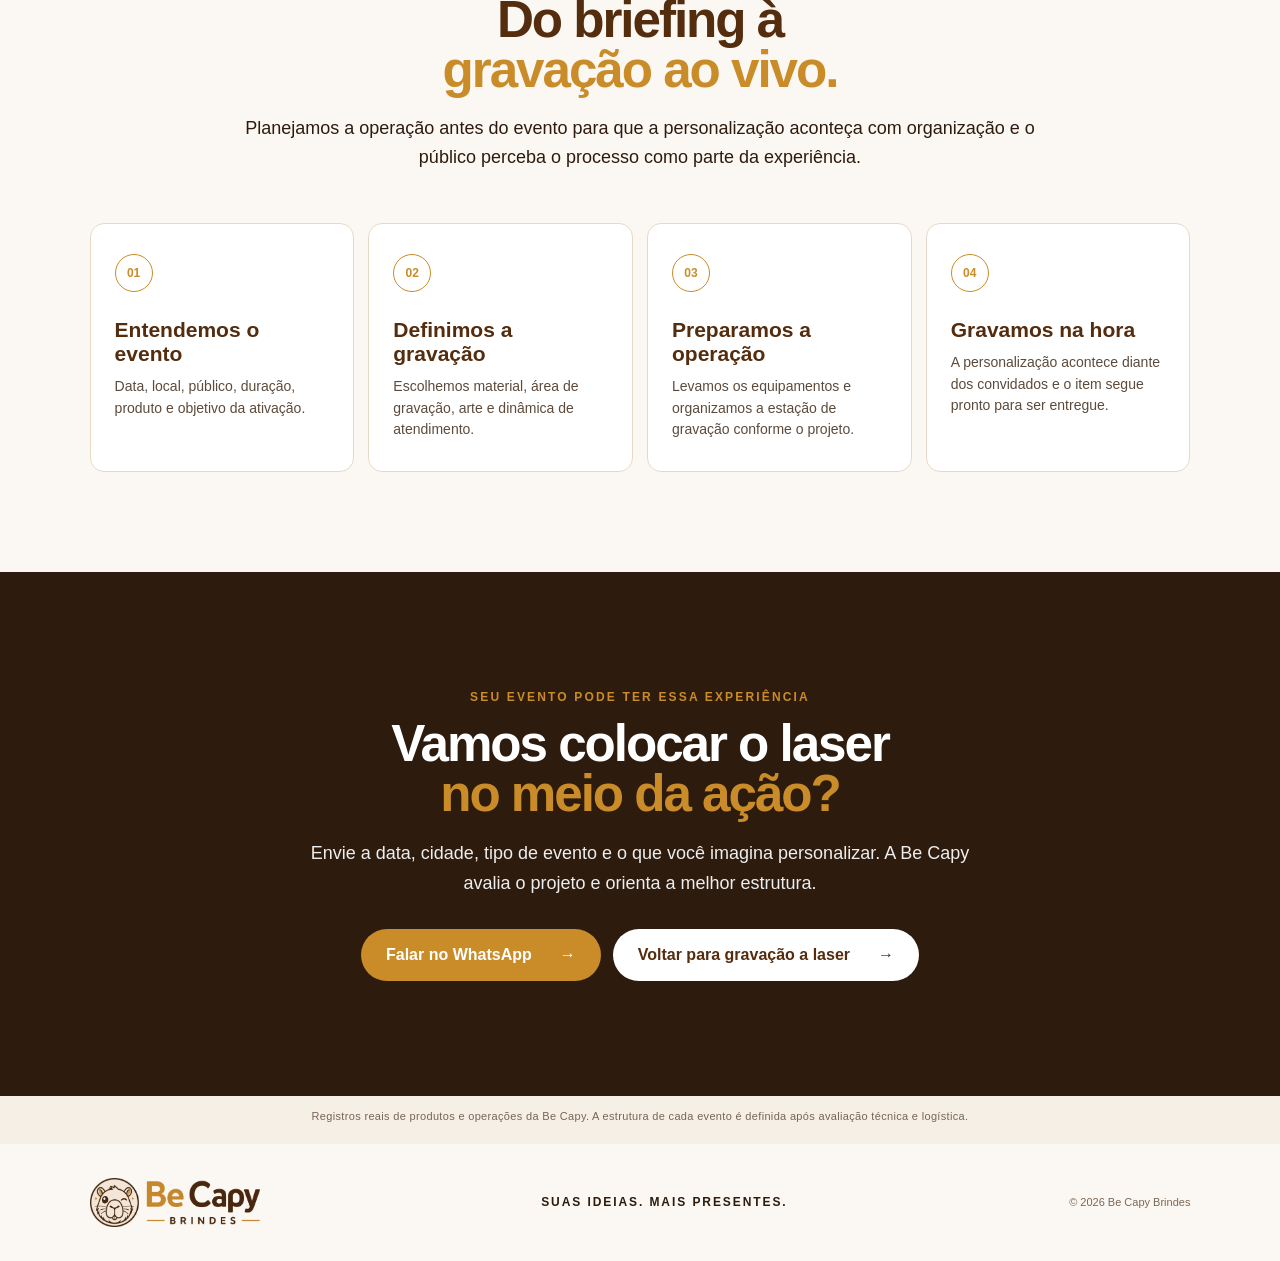
<file: eventos/index.html>
<!doctype html>
<html lang="pt-BR">
<head>
<meta charset="utf-8">
<meta name="viewport" content="width=device-width, initial-scale=1">
<title>Gravação a Laser em Eventos | Be Capy Brindes</title>
<meta name="description" content="Gravação a laser ao vivo em eventos corporativos, corridas, casamentos, churrascos, shows, jogos e ativações de marca. Personalização feita na hora, diante dos convidados.">
<meta name="theme-color" content="#542C0E">
<meta property="og:title" content="Gravação a Laser em Eventos | Be Capy Brindes">
<meta property="og:description" content="Personalização a laser ao vivo em eventos, com gravação na hora para convidados, participantes, clientes e equipes.">
<meta name="robots" content="index,follow,max-image-preview:large">
<link rel="canonical" href="https://laser.becapybrindes.com.br/eventos/">
<meta property="og:url" content="https://laser.becapybrindes.com.br/eventos/">
<meta property="og:image" content="https://laser.becapybrindes.com.br/assets/eventos/corrida-medalha.jpg">
<meta property="og:locale" content="pt_BR">
<meta name="twitter:card" content="summary_large_image">
<meta name="twitter:title" content="Gravação a Laser em Eventos | Be Capy Brindes">
<meta name="twitter:description" content="Personalização a laser ao vivo em eventos, com gravação na hora para convidados, participantes, clientes e equipes.">
<meta name="twitter:image" content="https://laser.becapybrindes.com.br/assets/eventos/corrida-medalha.jpg">
<script type="application/ld+json">
{
  "@context":"https://schema.org",
  "@type":"Service",
  "name":"Gravação a Laser em Eventos",
  "serviceType":"Gravação a laser ao vivo em eventos",
  "description":"Serviço de personalização a laser ao vivo em eventos, com gravação realizada na hora diante dos convidados, participantes, clientes e equipes.",
  "url":"https://laser.becapybrindes.com.br/eventos/",
  "provider":{
    "@type":"Organization",
    "name":"Be Capy Brindes",
    "url":"https://becapybrindes.com.br/",
    "logo":"https://laser.becapybrindes.com.br/assets/logo-becapy.png"
  },
  "areaServed":[{"@type":"City","name":"Mogi das Cruzes"},{"@type":"AdministrativeArea","name":"Alto Tietê"}]
}
</script>
<script type="application/ld+json">
{
  "@context":"https://schema.org",
  "@type":"BreadcrumbList",
  "itemListElement":[
    {"@type":"ListItem","position":1,"name":"Gravação a Laser","item":"https://laser.becapybrindes.com.br/"},
    {"@type":"ListItem","position":2,"name":"Gravação a Laser em Eventos","item":"https://laser.becapybrindes.com.br/eventos/"}
  ]
}
</script>
<link rel="icon" href="../assets/favicon.png">
<link rel="stylesheet" href="../styles.css">
<style>
body{background:var(--paper)}
.event-page-hero{display:grid;grid-template-columns:47% 53%;min-height:720px;background:var(--cream)}
.event-page-copy{padding:58px 7vw 70px 8vw;display:flex;flex-direction:column;justify-content:center}
.event-page-copy .brand-logo{margin-bottom:48px}
.event-page-copy h1{max-width:650px}
.event-page-copy .lead{max-width:620px}
.event-page-points{display:grid;grid-template-columns:repeat(2,1fr);gap:10px;margin:30px 0 34px;max-width:590px}
.event-page-points div{padding:14px;border:1px solid #ddcbb6;border-radius:12px;background:#fff8ef}
.event-page-points b{display:block;font-size:11px;letter-spacing:.1em;color:var(--gold);margin-bottom:5px}.event-page-points span{font-size:13px;font-weight:700}
.event-visual{position:relative;background:#21160e;display:grid;grid-template-columns:1.05fr .95fr;gap:12px;padding:42px 7vw 42px 0}
.event-visual-main{position:relative;overflow:hidden;border-radius:18px;min-height:635px}.event-visual-main img{width:100%;height:100%;object-fit:cover;transition:transform .7s ease}.event-visual-main:hover img{transform:scale(1.035)}
.event-visual-side{display:grid;grid-template-rows:1fr 1fr;gap:12px}.event-visual-side div{position:relative;overflow:hidden;border-radius:18px;min-height:300px}.event-visual-side img{width:100%;height:100%;object-fit:cover;transition:transform .6s ease}.event-visual-side div:hover img{transform:scale(1.04)}
.event-visual-main:after,.event-visual-side div:after{content:"";position:absolute;inset:45% 0 0;background:linear-gradient(transparent,#120a06e8)}
.event-visual-label{position:absolute;z-index:2;left:20px;bottom:20px;color:#fff;border-left:3px solid var(--gold);padding:10px 13px;background:#160e09d9;font-size:10px;font-weight:900;letter-spacing:.12em}
.event-page-intro{padding:95px 8vw;display:grid;grid-template-columns:1fr 1fr;gap:70px;align-items:end;border-bottom:1px solid var(--line)}
.event-page-intro p{font-size:18px;line-height:1.7;max-width:620px}
.event-types{padding:100px 7vw;background:white}.event-types-head{display:grid;grid-template-columns:1fr .9fr;gap:40px;align-items:end;margin-bottom:42px}.event-types-head p{font-size:18px;line-height:1.65;max-width:600px}.event-type-grid{display:grid;grid-template-columns:repeat(3,1fr);gap:15px}.event-type{position:relative;min-height:420px;overflow:hidden;border-radius:15px;background:#20150e;color:white}.event-type img{width:100%;height:100%;object-fit:cover;transition:transform .7s ease}.event-type:hover img{transform:scale(1.04)}.event-type:after{content:"";position:absolute;inset:38% 0 0;background:linear-gradient(transparent,#110a06f2)}.event-type-content{position:absolute;z-index:2;left:24px;right:24px;bottom:24px}.event-type .number{font-size:11px;letter-spacing:.16em;color:var(--gold);font-weight:900}.event-type h3{font-family:Manrope,sans-serif;font-size:28px;margin:7px 0 8px}.event-type p{font-size:13px;line-height:1.5;color:#f2e9df;margin:0}.event-type-wide{margin-top:15px;min-height:250px;display:grid;grid-template-columns:1fr 1fr;background:var(--cream);color:var(--brown);border-radius:15px;overflow:hidden}.event-type-wide img,.event-type-wide video{width:100%;height:100%;object-fit:cover;display:block}.event-type-wide video{background:#20150e;cursor:pointer}.event-type-wide .wide-copy{padding:35px;display:flex;flex-direction:column;justify-content:center}.wide-copy .number{font-size:11px;letter-spacing:.16em;color:var(--gold);font-weight:900}.wide-copy h3{font-family:Manrope,sans-serif;font-size:32px;margin:8px 0}.wide-copy p{font-size:15px;line-height:1.6;margin:0;max-width:560px}
.event-how{padding:100px 7vw;background:var(--paper)}.event-how-head{text-align:center;max-width:800px;margin:0 auto 50px}.event-how-head p{font-size:18px;line-height:1.65}.how-grid{display:grid;grid-template-columns:repeat(4,1fr);gap:14px}.how-card{background:#fff;border:1px solid var(--line);border-radius:14px;padding:30px 24px;min-height:230px}.how-card b{display:grid;place-items:center;width:38px;height:38px;border-radius:50%;border:1px solid var(--gold);color:var(--gold);font-size:12px}.how-card h3{font-family:Manrope,sans-serif;color:var(--brown);font-size:21px;margin:26px 0 10px}.how-card p{font-size:14px;line-height:1.55;color:#5c4b3c;margin:0}.event-final{padding:115px 7vw;background:var(--brown2);color:white}.event-final-inner{max-width:920px;margin:auto;text-align:center}.event-final h2{color:#fff}.event-final p{font-size:18px;line-height:1.65;max-width:680px;margin:20px auto 30px;color:#eee}.event-final-actions{display:flex;justify-content:center;gap:12px;flex-wrap:wrap}
@media(max-width:900px){.event-page-hero{grid-template-columns:1fr}.event-page-copy{padding:42px 7vw 60px}.event-page-copy .brand-logo{margin-bottom:30px}.event-visual{padding:0 7vw 70px;grid-template-columns:1fr}.event-visual-main{min-height:500px}.event-page-intro,.event-types-head{grid-template-columns:1fr;gap:15px}.event-types{padding:80px 7vw}.event-type-grid{grid-template-columns:1fr 1fr}.how-grid{grid-template-columns:1fr 1fr}.event-type-wide{grid-template-columns:1fr}.event-type-wide img{min-height:280px}}
@media(max-width:560px){.event-page-copy{padding:40px 5vw 50px}.event-page-copy h1{font-size:48px}.event-page-points{grid-template-columns:1fr}.event-visual{padding:0 5vw 55px}.event-visual-main{min-height:380px}.event-visual-side{grid-template-columns:1fr 1fr;grid-template-rows:1fr}.event-visual-side div{min-height:180px}.event-page-intro{padding:70px 5vw}.event-types{padding:70px 5vw}.event-type-grid{grid-template-columns:1fr}.event-type{min-height:390px}.event-type-wide{margin-top:10px}.wide-copy{padding:28px}.event-how{padding:70px 5vw}.how-grid{grid-template-columns:1fr}.event-final{padding:80px 6vw}}
.event-image-note{padding:14px 7vw 22px;background:#f6efe6;color:#776654;text-align:center;font-size:11px;letter-spacing:.03em}
.experience-group{margin:45px 7vw 70px}.experience-heading{max-width:770px;margin-bottom:22px}.experience-heading h3{font-family:Manrope,sans-serif;color:var(--brown);font-size:clamp(24px,3vw,38px);margin:8px 0}.experience-heading p{font-size:16px;line-height:1.6}.experience-media{display:grid;grid-template-columns:repeat(3,minmax(0,1fr));gap:14px}.experience-media img,.experience-media video{width:100%;aspect-ratio:4/5;object-fit:cover;border-radius:14px;background:#24180f}.experience-media video{cursor:pointer}.event-real-case{padding-bottom:30px}@media(max-width:700px){.experience-media{grid-template-columns:1fr 1fr}.experience-media>*:last-child:nth-child(odd){grid-column:span 2;aspect-ratio:16/10}.experience-group{margin:35px 5vw 55px}}
</style>
</head>
<body>
<div class="progress"></div>
<main>
<section class="event-page-hero">
<div class="event-page-copy reveal">
<a href="../" aria-label="Voltar para gravação a laser Be Capy"><img class="brand-logo" src="../assets/logo-becapy.png" alt="Be Capy Brindes"></a>
<span class="eyebrow">GRAVAÇÃO A LASER EM EVENTOS</span>
<h1>O laser vira parte<br><em>do seu evento.</em></h1>
<p class="lead">Levamos máquinas de gravação a laser até o local e personalizamos os produtos na hora, diante dos convidados. Uma experiência que acontece de verdade — e que cada pessoa leva para casa.</p>
<div class="event-page-points">
<div><b>AO VIVO</b><span>Gravação na frente do público</span></div>
<div><b>EXPERIÊNCIA</b><span>O processo vira atração</span></div>
<div><b>PERSONALIZAÇÃO</b><span>Nome, logo, data ou arte</span></div>
<div><b>OPERAÇÃO</b><span>Máquinas e equipe no local</span></div>
</div>
<a class="btn btn-primary" href="https://wa.me/5511921459297?text=Ol%C3%A1%20Be%20Capy!%20Quero%20levar%20grava%C3%A7%C3%A3o%20a%20laser%20ao%20meu%20evento." target="_blank" rel="noopener">Quero levar para meu evento <span>→</span></a>
</div>
<div class="event-visual reveal">
<div class="event-visual-main"><img src="../assets/eventos/corrida-medalha.jpg" alt="Medalha de corrida com tempo personalizado"><span class="event-visual-label">PERSONALIZAÇÃO AO VIVO</span></div>
<div class="event-visual-side">
<div><img src="../assets/eventos/churrasco-kit.jpg" alt="Kit de churrasco personalizado com gravação a laser"><span class="event-visual-label">CHURRASCO</span></div>
<div><img src="../assets/eventos/wedding-event.jpg" alt="Estação de gravação a laser em casamento"><span class="event-visual-label">CASAMENTO</span></div>
</div>
</div>
</section>

<section class="event-page-intro reveal">
<div><span class="eyebrow">MAIS DO QUE UM BRINDE</span><h2>Uma experiência que<br><em>acontece na hora.</em></h2></div>
<p>Em vez de entregar um produto pronto, o convidado vê a personalização nascer diante dele. Isso cria curiosidade, interação e uma lembrança ligada ao momento em que a peça foi gravada.</p>
</section>

<section class="event-types">
<div class="event-types-head reveal"><div><span class="eyebrow">ONDE FAZ SENTIDO</span><h2>Três experiências<br><em>que combinam com laser.</em></h2></div><p>O formato pode ser adaptado ao tipo de evento, ao produto escolhido e ao fluxo de pessoas. Estes são alguns dos cenários em que a personalização ao vivo pode ganhar mais destaque.</p></div>
<div class="event-type-grid">
<article class="event-type reveal"><img src="../assets/eventos/corrida-medalha.jpg" alt="Medalha e personalização para evento de corrida"><div class="event-type-content"><span class="number">01 • CORRIDAS</span><h3>Medalhas de finisher</h3><p>Em corridas de rua de 5 km, 10 km, meia maratona e outras provas, podemos personalizar medalhas e peças da experiência com nome, tempo, distância, data ou identidade da corrida.</p></div></article>
<article class="event-type reveal"><img src="../assets/eventos/churrasco-kit.jpg" alt="Kit churrasco personalizado a laser"><div class="event-type-content"><span class="number">02 • CHURRASCO</span><h3>Kits que ganham nome</h3><p>Facas, tábuas, kits e acessórios personalizados em confraternizações, festivais, campeonatos de churrasco e experiências gastronômicas.</p></div></article>
<article class="event-type reveal"><img src="../assets/eventos/wedding-event.jpg" alt="Registro real de gravação a laser em casamento"><div class="event-type-content"><span class="number">03 • CASAMENTOS</span><h3>Uma lembrança única</h3><p>Taças, copos, lembranças e outros itens gravados com nomes, iniciais, data do casamento ou uma mensagem especial — inclusive como atração durante a festa.</p></div></article>
</div>
<div class="event-type-wide reveal"><video class="wide-event-video" autoplay muted loop playsinline controls preload="auto" poster="../assets/eventos/outras-possibilidades-poster.jpg"><source src="../assets/eventos/outras-possibilidades.mp4" type="video/mp4">Seu navegador não suporta vídeo.</video><div class="wide-copy"><span class="number">04 • OUTRAS POSSIBILIDADES</span><h3>Shows, jogos, eventos corporativos e ativações.</h3><p>Copos térmicos, garrafas, canetas, chaveiros, placas e outros produtos compatíveis podem entrar em shows, jogos, eventos corporativos e ativações de marca. A estrutura é adaptada ao conceito e ao fluxo do evento.</p></div></div>
</section>

<section class="event-real-case" id="experiencias">
<div class="event-real-head"><span class="eyebrow">A BE CAPY EM AÇÃO</span><h2>Veja a personalização<br><em>acontecer de verdade.</em></h2><p>Registros da nossa operação e exemplos reais de peças personalizadas. Os vídeos são reproduzidos sem som e podem ser pausados ou ampliados.</p></div>
<div class="experience-group"><div class="experience-heading"><span class="eyebrow">01 / CASAMENTOS</span><h3>Uma lembrança criada durante a festa.</h3><p>Equipamento instalado no evento e gravação realizada diante dos convidados.</p></div><div class="experience-media"><video autoplay muted loop playsinline controls preload="auto" poster="../assets/eventos/casamento-ao-vivo-poster.jpg"><source src="../assets/eventos/casamento-ao-vivo.mp4" type="video/mp4">Seu navegador não suporta vídeo.</video><video autoplay muted loop playsinline controls preload="auto" poster="../assets/eventos/casamento-operacao-poster.jpg"><source src="../assets/eventos/casamento-operacao.mp4" type="video/mp4">Seu navegador não suporta vídeo.</video><video autoplay muted loop playsinline controls preload="auto" poster="../assets/eventos/casamento-vidro.jpg"><source src="../assets/eventos/casamento-vidro-operacao.mp4" type="video/mp4">Seu navegador não suporta vídeo.</video></div></div>
<div class="experience-group"><div class="experience-heading"><span class="eyebrow">02 / CORRIDAS</span><h3>Medalhas que contam uma conquista.</h3><p>Medalha de corrida com tempo personalizado. A gravação de nomes, tempos e outros dados depende da peça e da dinâmica de cada prova.</p></div><div class="experience-media"><img src="../assets/eventos/corrida-medalha.jpg" loading="lazy" alt="Medalha de corrida com tempo personalizado"><video autoplay muted loop playsinline controls preload="auto" poster="../assets/eventos/corrida-medalha-detalhe.jpg"><source src="../assets/eventos/corrida-medalha-ao-vivo.mp4" type="video/mp4">Seu navegador não suporta vídeo.</video></div></div>
<div class="experience-group"><div class="experience-heading"><span class="eyebrow">03 / CHURRASCOS</span><h3>O kit de churrasco ganha personalidade.</h3><p>Facas, tábuas e acessórios com gravação em madeira e metal. Fotos reais de personalizações feitas pela Be Capy.</p></div><div class="experience-media"><img src="../assets/eventos/churrasco-kit.jpg" loading="lazy" alt="Kit churrasco com nome gravado"><img src="../assets/eventos/churrasco-facas.jpg" loading="lazy" alt="Facas personalizadas a laser"><img src="../assets/eventos/churrasco-corporativo.jpg" loading="lazy" alt="Kit churrasco corporativo personalizado"></div></div>
<div class="experience-group"><div class="experience-heading"><span class="eyebrow">04 / CORPORATIVO</span><h3>Uma ativação que aproxima a marca das pessoas.</h3><p>Veja registros de personalização e produção relacionados às nossas experiências corporativas.</p></div><div class="experience-media"><video autoplay muted loop playsinline controls preload="auto" poster="../assets/eventos/corporativo-ativacao-poster.jpg"><source src="../assets/eventos/corporativo-ativacao.mp4" type="video/mp4">Seu navegador não suporta vídeo.</video><video autoplay muted loop playsinline controls preload="auto" poster="../assets/eventos/corporativo-gravacao-poster.jpg"><source src="../assets/eventos/corporativo-gravacao.mp4" type="video/mp4">Seu navegador não suporta vídeo.</video><video autoplay muted loop playsinline controls preload="auto" poster="../assets/eventos/corporativo-novo-poster.jpg"><source src="../assets/eventos/corporativo-novo.mp4" type="video/mp4">Seu navegador não suporta vídeo.</video></div></div>
</section>
<section class="event-how">
<div class="event-how-head reveal"><span class="eyebrow">COMO FUNCIONA</span><h2>Do briefing à<br><em>gravação ao vivo.</em></h2><p>Planejamos a operação antes do evento para que a personalização aconteça com organização e o público perceba o processo como parte da experiência.</p></div>
<div class="how-grid">
<article class="how-card reveal"><b>01</b><h3>Entendemos o evento</h3><p>Data, local, público, duração, produto e objetivo da ativação.</p></article>
<article class="how-card reveal"><b>02</b><h3>Definimos a gravação</h3><p>Escolhemos material, área de gravação, arte e dinâmica de atendimento.</p></article>
<article class="how-card reveal"><b>03</b><h3>Preparamos a operação</h3><p>Levamos os equipamentos e organizamos a estação de gravação conforme o projeto.</p></article>
<article class="how-card reveal"><b>04</b><h3>Gravamos na hora</h3><p>A personalização acontece diante dos convidados e o item segue pronto para ser entregue.</p></article>
</div>
</section>

<section class="event-final">
<div class="event-final-inner reveal"><span class="eyebrow">SEU EVENTO PODE TER ESSA EXPERIÊNCIA</span><h2>Vamos colocar o laser<br><em>no meio da ação?</em></h2><p>Envie a data, cidade, tipo de evento e o que você imagina personalizar. A Be Capy avalia o projeto e orienta a melhor estrutura.</p><div class="event-final-actions"><a class="btn btn-primary" href="https://wa.me/5511921459297?text=Ol%C3%A1%20Be%20Capy!%20Quero%20um%20or%C3%A7amento%20de%20grava%C3%A7%C3%A3o%20a%20laser%20em%20evento." target="_blank" rel="noopener">Falar no WhatsApp <span>→</span></a><a class="btn btn-dark" href="../">Voltar para gravação a laser <span>→</span></a></div></div>
</section>
<div class="event-image-note">Registros reais de produtos e operações da Be Capy. A estrutura de cada evento é definida após avaliação técnica e logística.</div>
</main>
<footer>
<a href="https://becapybrindes.com.br/" aria-label="Be Capy Brindes — página inicial"><img src="../assets/logo-becapy.png" alt="Be Capy Brindes"></a>
<span>SUAS IDEIAS. MAIS PRESENTES.</span>
<small>© 2026 Be Capy Brindes</small>
</footer>
<script>
const els=document.querySelectorAll('.reveal');const io=new IntersectionObserver(es=>es.forEach(e=>{if(e.isIntersecting){e.target.classList.add('seen');io.unobserve(e.target)}}),{threshold:.12});els.forEach(e=>io.observe(e));
window.addEventListener('scroll',()=>{const h=document.documentElement.scrollHeight-innerHeight;document.querySelector('.progress').style.width=(h>0?(scrollY/h)*100:0)+'%'});
</script>
</body>
</html>
</file>
<file: styles.css>
:root{
  --brown:#542C0E; --brown2:#2d1b0e; --gold:#C98C28; --cream:#F5EBDD;
  --paper:#FBF8F3; --line:#E7D9C8; --green:#149447; --white:#fff;
}
*{box-sizing:border-box}
html{scroll-behavior:smooth}
body{margin:0;background:var(--paper);color:var(--brown2);font-family:"DM Sans",sans-serif}
button,a{font:inherit}
a{text-decoration:none;color:inherit}
img{max-width:100%;display:block}
main{overflow:hidden}
.hero{min-height:760px;display:grid;grid-template-columns:46% 54%;background:var(--cream)}
.hero-copy{padding:70px 7vw 60px 8vw;display:flex;flex-direction:column;justify-content:center}
.brand-logo{width:min(290px,68%);height:auto;margin-bottom:48px}
.eyebrow{font-size:12px;font-weight:800;letter-spacing:.18em;color:var(--gold)}
h1,h2{font-family:"Manrope",sans-serif;line-height:.98;margin:14px 0;color:var(--brown)}
h1{font-size:clamp(46px,5.6vw,86px);letter-spacing:-.045em}
h2{font-size:clamp(36px,4vw,60px);letter-spacing:-.04em}
h1 em,h2 em{font-style:normal;color:var(--gold)}
.lead{font-size:20px;line-height:1.55;max-width:590px;margin:20px 0 30px}
.btn{display:inline-flex;align-items:center;justify-content:center;gap:28px;width:max-content;padding:17px 25px;border-radius:999px;font-weight:800;transition:.2s transform,.2s box-shadow}
.btn:hover{transform:translateY(-2px);box-shadow:0 12px 28px #3b230d22}
.btn-primary{background:var(--gold);color:white}
.btn-whatsapp{background:var(--green);color:white}
.hero-points{display:flex;gap:22px;flex-wrap:wrap;margin-top:34px;font-size:13px;font-weight:700}
.hero-points span::first-letter{color:var(--gold)}
.hero-image{position:relative;min-height:760px;overflow:hidden;background:#21160e}
.hero-image img,.hero-image video{width:100%;height:100%;object-fit:cover;object-position:center;display:block}
.image-tag{position:absolute;left:35px;bottom:35px;padding:12px 16px;border-left:3px solid var(--gold);background:#1b110dcc;color:#fff;font-size:12px;font-weight:800;letter-spacing:.08em}
.image-tag small{font-weight:500;opacity:.8}
.intro{display:grid;grid-template-columns:1fr 1fr;gap:70px;padding:95px 8vw;border-bottom:1px solid var(--line);align-items:end}
.intro p,.section-head p,.experience-copy p{font-size:18px;line-height:1.65;max-width:620px}
section.materials,section.products,.technologies{padding:100px 7vw}

.technologies{background:var(--paper);border-top:1px solid var(--line);border-bottom:1px solid var(--line)}
.tech-grid{display:grid;grid-template-columns:repeat(4,1fr);gap:16px;align-items:start}
.tech-card{position:relative;overflow:hidden;background:var(--brown2);border:1px solid #2f2118;border-radius:16px;color:white;box-shadow:0 8px 28px #4a2a0d12;transition:transform .35s ease,box-shadow .35s ease}
.tech-card:hover,.tech-card.open{transform:translateY(-6px);box-shadow:0 20px 42px #4a2a0d20}
.tech-photo{position:relative;height:240px;overflow:hidden;background:#1a120d}
.tech-photo img{display:block;width:100%;height:100%;object-fit:cover;transition:transform .7s cubic-bezier(.2,.7,.2,1),filter .5s}
.tech-photo::after{content:"";position:absolute;inset:0;background:linear-gradient(180deg,#00000000 40%,#140b07cc 100%)}
.tech-photo-glow{position:absolute;z-index:2;left:12%;right:12%;bottom:9%;height:1px;background:var(--gold);box-shadow:0 0 16px #e4a52f88;opacity:.75}
.tech-card:hover .tech-photo img,.tech-card.open .tech-photo img{transform:scale(1.025)}
.tech-content{padding:19px 20px 18px}
.tech-number{font-size:12px;font-weight:800;letter-spacing:.15em;color:var(--gold);margin-bottom:10px}
.tech-card h3{font-family:"Manrope",sans-serif;font-size:24px;line-height:1.05;color:white;margin:0 0 12px}
.tech-tags{display:block;font-size:9px;line-height:1.5;letter-spacing:.12em;font-weight:800;color:#eab45d;margin-bottom:0}
.tech-card p{font-size:14px;line-height:1.58;color:#eadfd5;margin:0;max-height:0;overflow:hidden;opacity:0;transform:translateY(-6px);transition:max-height .45s ease,opacity .35s ease,transform .45s ease,margin .45s ease}
.tech-card:hover p,.tech-card.open p{max-height:260px;opacity:1;transform:none;margin:16px 0 13px}
.tech-more{display:flex;align-items:center;justify-content:space-between;width:100%;margin-top:17px;padding:10px 0 0;border:0;border-top:1px solid #ffffff22;background:none;color:white;font:700 12px "Manrope",sans-serif;cursor:pointer;text-align:left}
.tech-more b{display:grid;place-items:center;width:26px;height:26px;border:1px solid var(--gold);border-radius:50%;color:var(--gold);font-size:18px;line-height:1}

.cta-actions{display:flex;justify-content:center;gap:12px;flex-wrap:wrap}
.section-head{display:grid;grid-template-columns:1.1fr .9fr;align-items:end;gap:40px;margin-bottom:45px}
.section-head h2{margin:10px 0 0}
.section-head p{margin:0}
.material-grid{display:grid;grid-template-columns:repeat(5,1fr);gap:14px}
.material-card{border:0;padding:0;text-align:left;background:none;cursor:pointer;position:relative;overflow:hidden;border-radius:10px;color:white;min-height:340px}
.material-card img{width:100%;height:340px;object-fit:cover;transition:.5s}
.material-card::after{content:"";position:absolute;inset:45% 0 0;background:linear-gradient(transparent,#120b07e8)}
.material-card:hover img{transform:scale(1.04)}
.material-card span,.material-card small{position:absolute;z-index:2;left:18px;color:#fff}
.material-card span{bottom:48px;font-size:15px;font-weight:800}
.material-card small{bottom:20px;font-size:12px}
.products{background:white}
.filter-row{display:flex;gap:9px;flex-wrap:wrap;margin-bottom:28px}
.filter{border:1px solid var(--line);background:white;color:var(--brown);border-radius:999px;padding:10px 17px;cursor:pointer}
.filter.active,.filter:hover{background:var(--brown);color:white;border-color:var(--brown)}
.product-grid{display:grid;grid-template-columns:repeat(3,1fr);gap:18px}
.product-card{border:0;background:white;padding:0;margin:0;width:100%;display:block;border-radius:12px;overflow:hidden;text-align:left;transition:.3s;box-shadow:0 5px 22px #4a2a0d0b}
.product-card:hover{transform:translateY(-5px) scale(1.012);box-shadow:0 18px 40px #4a2a0d18}
.product-card img{display:block;width:100%;height:auto;aspect-ratio:1.18;object-fit:cover;margin:0;padding:0;border:0}
.product-card div{display:flex;align-items:baseline;justify-content:space-between;padding:15px 16px}
.product-card b{font-size:16px}.product-card span{font-size:12px;color:var(--gold);font-weight:800}
.experience{display:grid;grid-template-columns:1fr 1fr;background:var(--cream)}
.experience-photo{min-height:620px}
.experience-photo img{width:100%;height:100%;object-fit:cover}
.experience-copy{padding:90px 8vw;display:flex;flex-direction:column;justify-content:center}
.experience-copy h2 em{display:inline-block;margin-top:14px}
.experience-copy ul{list-style:none;padding:0;margin:25px 0 0}
.experience-copy li{padding:17px 0;border-bottom:1px solid #d8c9b7;font-size:16px}
.experience-copy li b{display:inline-grid;place-items:center;width:32px;height:32px;border:1px solid var(--gold);border-radius:50%;margin-right:12px;color:var(--gold)}
.cta{padding:120px 7vw;background:var(--brown2);color:white}
.cta-inner{max-width:900px;margin:auto;text-align:center}
.cta h2{color:white}.cta p{font-size:18px;line-height:1.6;max-width:600px;margin:20px auto 30px;color:#eee}
footer{padding:34px 7vw;display:flex;align-items:center;justify-content:space-between;gap:20px;background:var(--paper)}
footer img{width:170px}footer span{font-size:12px;letter-spacing:.16em;font-weight:800}footer small{font-size:11px;color:#7a6755}
.reveal{opacity:0;transform:translateY(18px);transition:opacity .7s ease,transform .7s ease}.reveal.seen{opacity:1;transform:none}
.progress{position:fixed;z-index:99;top:0;left:0;height:3px;width:0;background:var(--gold)}

/* GRAVAÇÃO AO VIVO EM EVENTOS */
.event-teaser{display:flex;align-items:center;justify-content:space-between;gap:18px;max-width:590px;margin-top:28px;padding:13px 15px 13px 18px;border:1px solid #d8c4aa;border-radius:12px;background:#fff8ef;transition:.25s ease}
.event-teaser:hover{transform:translateY(-2px);border-color:var(--gold);box-shadow:0 12px 28px #4a2a0d10}
.event-teaser span{font-size:10px;font-weight:900;letter-spacing:.15em;color:var(--gold)}
.event-teaser b{font-size:13px;color:var(--brown)}
.events{display:grid;grid-template-columns:46% 54%;background:var(--brown);color:white;min-height:760px}
.events-copy{padding:100px 7vw 100px 8vw;display:flex;flex-direction:column;justify-content:center}
.events-copy h2{color:white;max-width:620px}
.events-copy p{font-size:18px;line-height:1.7;max-width:600px;color:#f2e9df;margin:22px 0 28px}
.event-pills{display:flex;gap:8px;flex-wrap:wrap;max-width:610px;margin-bottom:34px}
.event-pills span{border:1px solid #ffffff30;border-radius:999px;padding:9px 13px;font-size:11px;letter-spacing:.06em;color:#f7eee5}
.btn-dark{background:white;color:var(--brown);box-shadow:none}
.events-showcase{position:relative;min-height:760px;padding:55px 7vw 55px 0;display:grid;grid-template-columns:1.2fr .8fr;grid-template-rows:1fr 1fr;gap:14px;background:#2d1b0e}
.event-photo-main{grid-row:1 / span 2;position:relative;overflow:hidden;border-radius:16px;background:#160e09;min-height:640px}
.event-photo-main img,.event-photo-main video{width:100%;height:100%;object-fit:cover;transition:transform .7s ease;display:block}
.event-photo-main:hover img,.event-photo-main:hover video{transform:scale(1.035)}
.event-photo-main:after{content:"";position:absolute;inset:0;background:linear-gradient(180deg,transparent 55%,#120a06d9)}
.event-photo-main span{position:absolute;z-index:2;left:22px;bottom:22px;border-left:3px solid var(--gold);padding:10px 13px;background:#160e09cc;font-size:10px;font-weight:900;letter-spacing:.13em}
.event-mini{position:relative;overflow:hidden;border-radius:16px;background:#160e09;min-height:240px}
.event-mini img,.event-mini video{width:100%;height:100%;object-fit:cover;transition:transform .6s ease;filter:saturate(.92);display:block}
.event-mini:hover img,.event-mini:hover video{transform:scale(1.045)}
.event-mini:after{content:"";position:absolute;inset:35% 0 0;background:linear-gradient(transparent,#120a06e6)}
.event-mini b,.event-mini small{position:absolute;z-index:2;left:17px;color:white}
.event-mini b{bottom:35px;font-size:11px;letter-spacing:.12em}.event-mini small{bottom:14px;font-size:10px;opacity:.88}
.event-runner{position:absolute;right:calc(7vw + 18px);bottom:75px;left:calc(46% + 14px);z-index:5;display:flex;align-items:center;gap:14px;padding:14px 16px;border:1px solid #ffffff22;border-radius:14px;background:#1b110eec;backdrop-filter:blur(8px);box-shadow:0 15px 35px #00000035}
.event-runner b{display:block;font-size:10px;letter-spacing:.13em;color:var(--gold)}
.event-runner small{display:block;margin-top:4px;color:#f2e9df;font-size:11px;line-height:1.35}
.medal-icon{width:42px;height:42px;flex:0 0 42px;border-radius:50%;border:2px solid var(--gold);display:grid;place-items:center;color:var(--gold);font-weight:900;font-size:10px;position:relative}
.medal-icon:before{content:"";position:absolute;top:-11px;width:12px;height:12px;border:2px solid var(--gold);border-bottom:0;border-radius:3px 3px 0 0}
.events + .materials{border-top:1px solid #d8c9b7}
footer small a{color:inherit}

@media(max-width:900px){
 .hero{grid-template-columns:1fr}.hero-copy{padding:42px 7vw}.hero-image{min-height:460px}.brand-logo{margin-bottom:30px}
 .intro,.section-head,.experience{grid-template-columns:1fr}.tech-grid{grid-template-columns:repeat(2,1fr)}.intro{gap:15px}
 .material-grid{grid-template-columns:repeat(2,1fr)}.material-card,.material-card img{min-height:300px;height:300px}
 .product-grid{grid-template-columns:repeat(2,1fr)}
 .experience-photo{min-height:420px}.experience-copy{padding:60px 7vw}.tech-photo{height:235px}
 footer{flex-direction:column;text-align:center}
}
@media(max-width:560px){
 h1{font-size:48px}.lead{font-size:17px}.hero-image{min-height:350px}.hero-points{gap:12px}
 section.materials,section.products,.technologies{padding:70px 5vw}.material-grid{grid-template-columns:1fr 1fr;gap:8px}
 .material-card,.material-card img{height:245px;min-height:245px}.product-grid{grid-template-columns:1fr;gap:14px}
 .section-head{margin-bottom:30px}.tech-grid{grid-template-columns:1fr}.tech-card{min-height:0}.tech-photo{height:220px}.tech-card p{max-height:0}.tech-card.open p{max-height:320px}.section-head p,.intro p,.experience-copy p{font-size:16px}
 .cta{padding:80px 6vw}
}

.logo-link{text-decoration:none;display:inline-block}
.hero-copy>a[aria-label], footer>a[aria-label]{text-decoration:none;display:inline-block}
.hero-copy>a[aria-label]:focus-visible img, footer>a[aria-label]:focus-visible img{outline:3px solid var(--gold);outline-offset:6px;border-radius:4px}
.experience-copy ul li{margin-bottom:14px}

/* Tecnologia — reprodução fiel do layout aprovado */
.technologies{padding:78px 2.6vw 70px;background:var(--paper);border:0}
.tech-head{margin:0 auto 28px;max-width:1910px}
.tech-head .eyebrow{display:block;margin-bottom:14px}
.tech-head h2{font-size:clamp(38px,4.2vw,58px);line-height:1.02;letter-spacing:-.045em;margin:0 0 14px;color:#24150d}
.tech-head h2 em{color:var(--gold);font-style:normal}
.tech-head p{font-size:20px;line-height:1.35;margin:0;color:#2d1b0e;max-width:1100px}
.tech-grid{display:grid;grid-template-columns:repeat(4,minmax(0,1fr));gap:20px;max-width:1910px;margin:0 auto;align-items:start}
.tech-card{border:0;border-radius:17px;background:var(--brown2);overflow:hidden;box-shadow:0 10px 28px #4a2a0d16;transform:none!important;transition:box-shadow .3s ease}
.tech-card:hover{box-shadow:0 16px 34px #4a2a0d22}
.tech-photo{height:auto;aspect-ratio:469/303;overflow:hidden;background:#1a120d}
.tech-photo img{width:100%;height:100%;object-fit:cover;object-position:center;transition:transform .55s cubic-bezier(.2,.7,.2,1)}
.tech-card:hover .tech-photo img,.tech-card.open .tech-photo img{transform:scale(1.018)}
.tech-photo::after{display:none}
.tech-photo-glow{display:none}
.tech-content{padding:20px 28px 20px;min-height:226px;display:flex;flex-direction:column}
.tech-number{font-size:17px;line-height:1;color:#e0a132;letter-spacing:.04em;margin-bottom:15px}
.tech-card h3{font-size:30px;line-height:1.05;margin:0 0 16px;color:#fff;letter-spacing:-.025em}
.tech-tags{font-size:13px;line-height:1.35;letter-spacing:.055em;font-weight:800;color:#e5aa3d;min-height:36px}
.tech-card p{font-size:15px;line-height:1.55;color:#eadfd5;margin:0;max-height:0;overflow:hidden;opacity:0;transform:translateY(-4px);transition:max-height .4s ease,opacity .3s ease,transform .4s ease,margin .4s ease}
.tech-card:hover p,.tech-card.open p{max-height:260px;opacity:1;transform:none;margin:12px 0 10px}
.tech-more{margin-top:auto;padding:17px 0 0;border-top:1px solid #ffffff2b;font-size:16px;font-weight:700}
.tech-more b{width:40px;height:40px;font-size:25px;border-color:#d99a27;color:#d99a27}
@media(max-width:1100px){.technologies{padding-left:4vw;padding-right:4vw}.tech-grid{grid-template-columns:repeat(2,1fr)}.tech-content{min-height:220px}}
@media(max-width:560px){.technologies{padding:62px 5vw}.tech-head h2{font-size:38px}.tech-head p{font-size:17px}.tech-grid{grid-template-columns:1fr;gap:16px}.tech-photo{aspect-ratio:469/303}.tech-content{min-height:0;padding:18px 20px 18px}.tech-card h3{font-size:25px}.tech-tags{font-size:11px}.tech-more{padding-top:14px}}


/* REPRODUÇÃO EXATA DO PREVIEW APROVADO */
.technologies{padding:42px 2.6vw 72px;background:var(--paper);border:0}
.tech-head{max-width:1460px;margin:0 auto 38px}
.tech-head .eyebrow{margin-bottom:18px}
.tech-head h2{font-size:clamp(40px,4.05vw,62px);line-height:.98;letter-spacing:-.045em;margin:0 0 14px}
.tech-head p{font-size:21px;line-height:1.3;margin:0;max-width:1100px}
.tech-grid{max-width:1460px;grid-template-columns:repeat(4,minmax(0,1fr));gap:16px;margin:0 auto}
.tech-card{border-radius:16px;box-shadow:0 8px 24px #4a2a0d14;overflow:hidden}
.tech-card:hover{transform:none!important;box-shadow:0 12px 30px #4a2a0d1c}
.tech-photo{height:auto;aspect-ratio:360/422;overflow:hidden}
.tech-photo img{width:100%;height:100%;object-fit:cover;object-position:center;transition:transform .55s cubic-bezier(.2,.7,.2,1)}
.tech-card:hover .tech-photo img,.tech-card.open .tech-photo img{transform:scale(1.012)}
.tech-content{padding:19px 24px 17px;min-height:251px;display:flex;flex-direction:column}
.tech-number{font-size:16px;margin-bottom:15px}
.tech-card h3{font-size:29px;line-height:1.05;margin:0 0 14px;letter-spacing:-.025em}
.tech-tags{font-size:12px;line-height:1.42;letter-spacing:.065em;min-height:38px}
.tech-card p{font-size:14px;line-height:1.55}
.tech-more{margin-top:auto;padding:14px 0 0;border-top:1px solid #ffffff2b;font-size:15px}
.tech-more b{width:38px;height:38px;font-size:24px}
@media(max-width:1100px){.tech-grid{grid-template-columns:repeat(2,1fr);max-width:900px}.tech-head{max-width:900px}}
@media(max-width:560px){.technologies{padding:55px 5vw}.tech-head h2{font-size:38px}.tech-head p{font-size:17px}.tech-grid{grid-template-columns:1fr}.tech-photo{aspect-ratio:360/422}.tech-content{min-height:245px}}

/* Experiência real em eventos */
.real-event{display:grid;grid-template-columns:40% 60%;background:#f7efe5;border-top:1px solid #dfcfbd;border-bottom:1px solid #dfcfbd}
.real-event-copy{padding:90px 7vw 90px 8vw;display:flex;flex-direction:column;justify-content:center}
.real-event-copy h2{color:var(--brown);max-width:540px}
.real-event-copy p{font-size:17px;line-height:1.7;max-width:560px;color:#5d4b3c;margin:18px 0 24px}
.real-event-tags{display:flex;gap:8px;flex-wrap:wrap;margin-bottom:30px}
.real-event-tags span{border:1px solid #d9c3aa;border-radius:999px;padding:8px 11px;font-size:10px;font-weight:800;letter-spacing:.07em;color:var(--brown)}
.real-event-gallery{display:grid;grid-template-columns:1.2fr .8fr;grid-template-rows:1fr 1fr;gap:12px;padding:55px 7vw 55px 0;background:#21160e}
.real-event-gallery figure{position:relative;overflow:hidden;border-radius:15px;margin:0;min-height:250px;background:#120b07}
.real-event-gallery figure:first-child{grid-row:1 / span 2;min-height:520px}
.real-event-gallery img,.real-event-gallery video{width:100%;height:100%;object-fit:cover;transition:transform .65s ease;display:block}
.real-event-gallery figure:hover img,.real-event-gallery figure:hover video{transform:scale(1.04)}
.real-event-gallery figcaption{position:absolute;z-index:2;left:0;right:0;bottom:0;padding:34px 16px 15px;color:white;font-size:11px;line-height:1.4;background:linear-gradient(transparent,#100906e8)}

.event-real-case{padding:100px 7vw;background:#fff}
.event-real-head{max-width:850px;margin:0 auto 45px;text-align:center}
.event-real-head h2{color:var(--brown)}
.event-real-head p{max-width:720px;margin:18px auto 0;font-size:17px;line-height:1.7;color:#5d4b3c}
.event-real-grid{display:grid;grid-template-columns:1.1fr .9fr .9fr;gap:14px;max-width:1250px;margin:auto}
.event-real-grid figure{position:relative;margin:0;overflow:hidden;border-radius:15px;background:#21160e;min-height:430px}
.event-real-grid figure:first-child{min-height:520px}
.event-real-grid img{width:100%;height:100%;object-fit:cover;display:block;transition:transform .65s ease}
.event-real-grid figure:hover img{transform:scale(1.035)}
.event-real-grid figcaption{position:absolute;left:0;right:0;bottom:0;padding:42px 18px 17px;color:white;font-size:11px;line-height:1.45;background:linear-gradient(transparent,#110a06e8)}

@media(max-width:900px){
 .real-event{grid-template-columns:1fr}
 .real-event-copy{padding:75px 7vw 55px}
 .real-event-gallery{padding:0 7vw 70px;grid-template-columns:1fr 1fr;grid-template-rows:1fr 1fr}
 .real-event-gallery figure:first-child{grid-row:1 / span 2;min-height:480px}
 .event-real-case{padding:80px 7vw}
 .event-real-grid{grid-template-columns:1fr 1fr}
 .event-real-grid figure:first-child{grid-column:1 / span 2}
}
@media(max-width:560px){
 .real-event-copy{padding:65px 5vw 45px}
 .real-event-gallery{padding:0 5vw 55px;grid-template-columns:1fr;grid-template-rows:auto}
 .real-event-gallery figure,.real-event-gallery figure:first-child{grid-row:auto;min-height:300px}
 .event-real-case{padding:65px 5vw}
 .event-real-grid{grid-template-columns:1fr}
 .event-real-grid figure:first-child{grid-column:auto;min-height:380px}
 .event-real-grid figure{min-height:330px}
}

/* V9 — ajuste mobile da página principal */
@media (max-width: 900px){
  .hero{grid-template-columns:1fr;min-height:0}
  .hero-copy{padding:38px 7vw 46px}
  .brand-logo{width:min(240px,72%);margin-bottom:28px}
  .hero-image{min-height:58vw;max-height:520px}
  .hero-image video{object-position:center}
  .intro{padding:70px 7vw;gap:24px}
  .events{grid-template-columns:1fr;min-height:0}
  .events-copy{padding:72px 7vw 48px}
  .events-copy h2{font-size:clamp(38px,8vw,56px)}
  .events-showcase{min-height:0;padding:0 7vw 70px;grid-template-columns:1fr 1fr;grid-template-rows:auto auto;gap:12px}
  .event-photo-main{grid-column:1 / -1;grid-row:auto;min-height:520px}
  .event-mini{min-height:260px}
  .event-runner{position:relative;right:auto;bottom:auto;left:auto;grid-column:1 / -1;margin-top:0}
}

@media (max-width:560px){
  .hero-copy{padding:34px 6vw 40px}
  .brand-logo{width:205px;margin-bottom:24px}
  .eyebrow{font-size:10px;letter-spacing:.16em}
  h1{font-size:45px;line-height:.96}
  .lead{font-size:16px;line-height:1.55;margin:17px 0 24px}
  .btn{width:100%;padding:15px 20px;gap:16px}
  .hero-points{display:grid;grid-template-columns:1fr;gap:9px;margin-top:25px;font-size:12px}
  .event-teaser{margin-top:25px}
  .hero-image{min-height:430px;max-height:none}
  .image-tag{left:18px;bottom:18px;font-size:10px}

  .intro{padding:58px 6vw;gap:20px}
  .intro h2{font-size:38px}

  /* A seção de eventos não fica mais espremida em duas colunas no celular. */
  .events{display:block;min-height:0}
  .events-copy{padding:62px 6vw 38px}
  .events-copy h2{font-size:40px;line-height:.98}
  .events-copy p{font-size:16px;line-height:1.6;margin:18px 0 24px}
  .event-pills{gap:7px;margin-bottom:27px}
  .event-pills span{font-size:10px;padding:8px 11px}
  .events-showcase{display:grid;grid-template-columns:1fr 1fr;grid-template-rows:auto auto auto;min-height:0;padding:0 6vw 58px;gap:9px}
  .event-photo-main{grid-column:1 / -1;grid-row:auto;min-height:430px;border-radius:14px}
  .event-mini{min-height:220px;border-radius:14px}
  .event-mini b{bottom:32px;font-size:10px}
  .event-mini small{bottom:12px;font-size:9px}
  .event-runner{grid-column:1 / -1;margin:0;padding:12px 13px;border-radius:12px;gap:10px}
  .medal-icon{width:36px;height:36px;flex-basis:36px}
  .event-runner small{font-size:10px}

  .real-event-copy{padding:58px 6vw 38px}
  .real-event-gallery{padding:0 6vw 52px}
  .event-real-case{padding:58px 6vw}
}

/* V10 — CTA de eventos em destaque */
.event-cta{display:flex;align-items:center;gap:16px;width:min(100%,610px);padding:18px 20px;border:1px solid var(--gold);border-radius:12px;background:var(--gold);color:#2b1708;text-decoration:none;box-shadow:0 12px 30px #00000022;transition:transform .22s ease,box-shadow .22s ease,background .22s ease}
.event-cta:hover{transform:translateY(-3px);background:#d59a32;box-shadow:0 18px 36px #00000030}
.event-cta-kicker{font-size:9px;font-weight:900;letter-spacing:.14em;white-space:nowrap;opacity:.78}
.event-cta strong{font-size:15px;line-height:1.2;letter-spacing:.01em;flex:1}
.event-cta-arrow{font-size:25px;line-height:1;font-weight:400}
@media(max-width:560px){.event-cta{width:100%;padding:18px 17px;gap:10px;flex-wrap:wrap}.event-cta-kicker{width:100%;font-size:9px}.event-cta strong{font-size:16px}.event-cta-arrow{margin-left:auto}}
</file>
